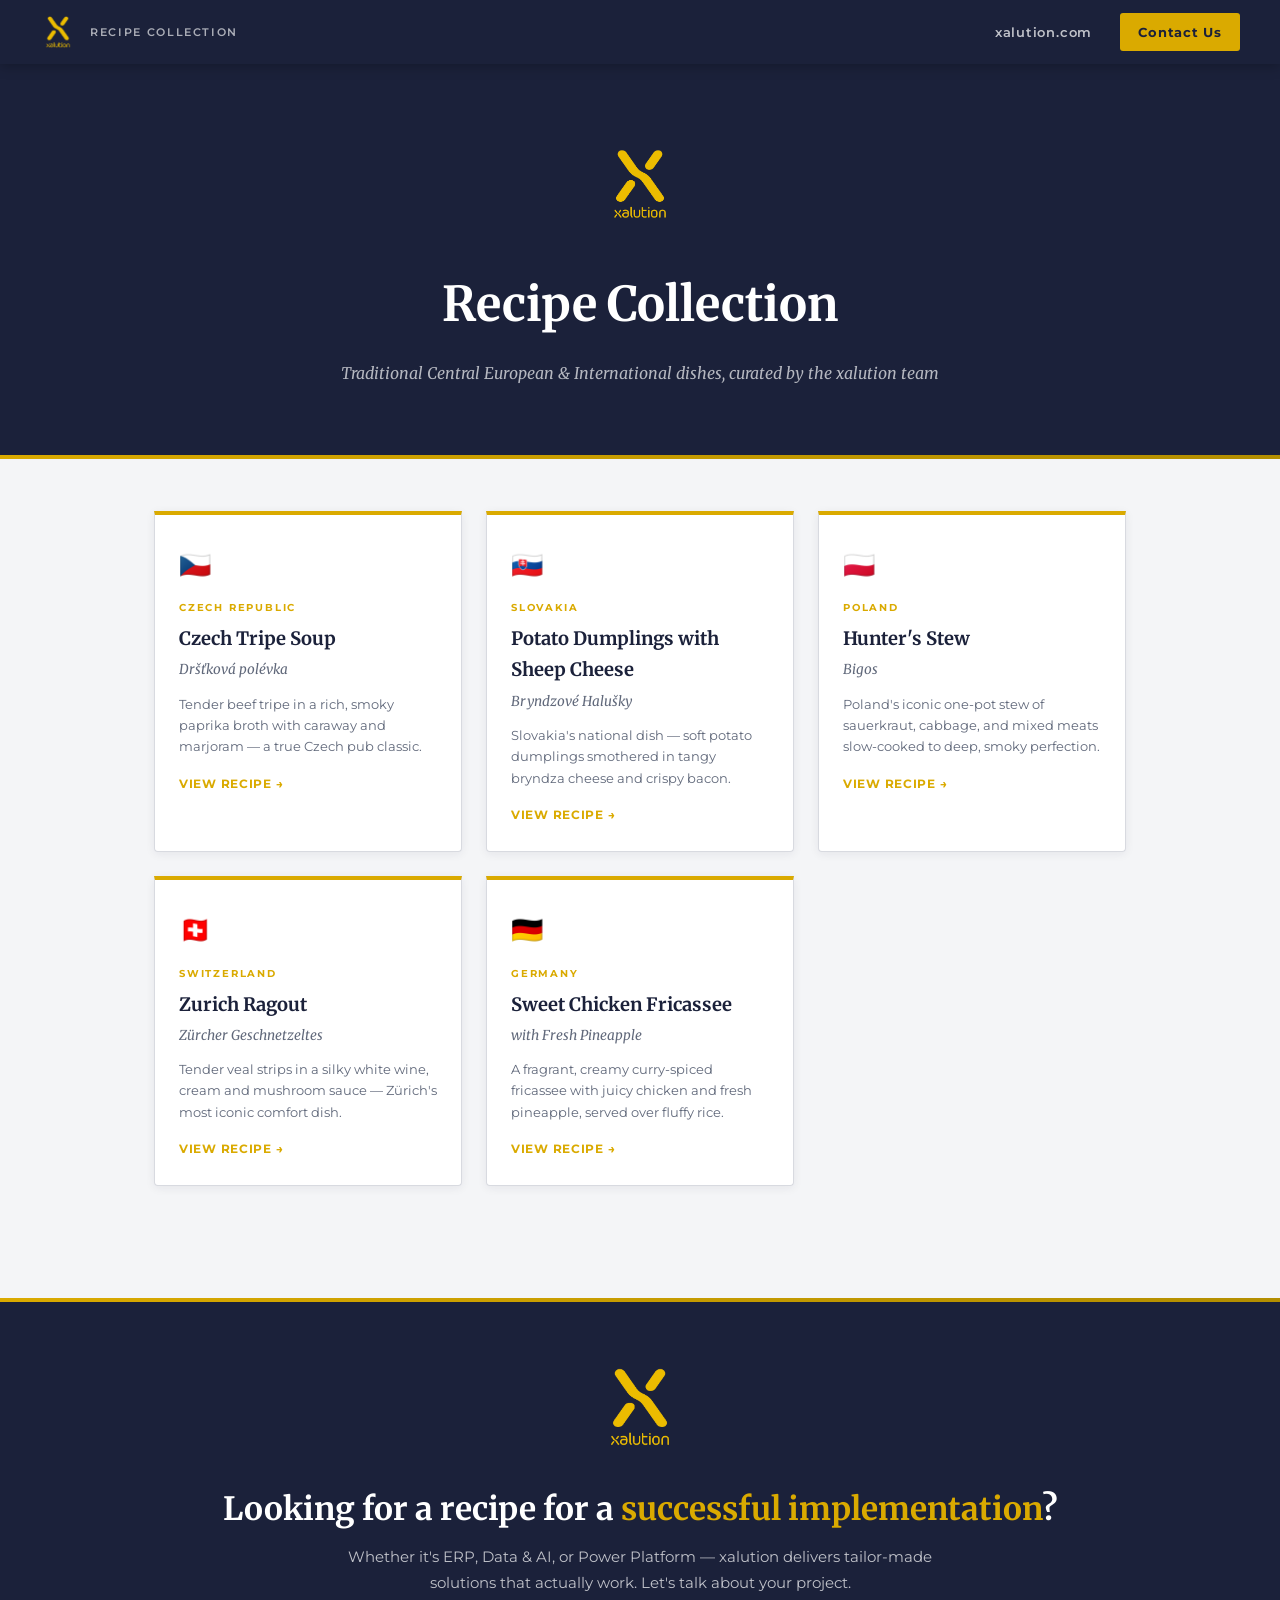
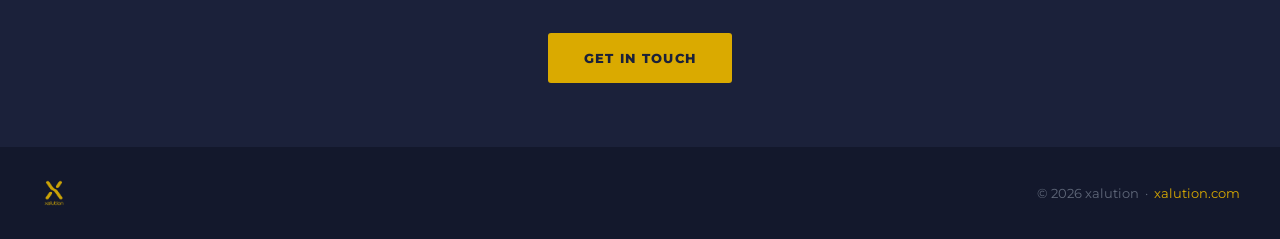
<file: index.html>
<!DOCTYPE html>
<html lang="en">
<head>
  <meta charset="UTF-8">
  <meta name="viewport" content="width=device-width, initial-scale=1.0">
  <title>Recipe Collection – xalution</title>
  <link rel="stylesheet" href="style.css">
  <style>
    .index-hero {
      background: var(--night);
      color: var(--white);
      padding: 80px 40px 72px;
      text-align: center;
      position: relative;
      overflow: hidden;
    }
    .index-hero::after {
      content: '';
      position: absolute;
      bottom: 0; left: 0; right: 0;
      height: 4px;
      background: linear-gradient(90deg, var(--gold), var(--gold-dark));
    }
    .index-hero img { height: 80px; margin-bottom: 32px; }
    .index-hero h1 {
      font-family: 'Merriweather', serif;
      font-size: clamp(1.8rem, 4vw, 3rem);
      margin-bottom: 14px;
    }
    .index-hero p {
      font-size: 1rem;
      color: var(--stone);
      opacity: 0.75;
      font-style: italic;
      font-family: 'Merriweather', serif;
    }
    .recipe-grid {
      max-width: 1020px;
      margin: 52px auto;
      padding: 0 24px 60px;
      display: grid;
      grid-template-columns: repeat(auto-fill, minmax(290px, 1fr));
      gap: 24px;
    }
    .recipe-card {
      background: var(--card-bg);
      border: 1px solid var(--border);
      border-top: 4px solid var(--gold);
      border-radius: 0 0 4px 4px;
      padding: 28px 24px 24px;
      text-decoration: none;
      color: var(--text);
      display: block;
      transition: transform 0.2s, box-shadow 0.2s;
      box-shadow: 0 2px 10px rgba(27,33,58,0.07);
    }
    .recipe-card:hover {
      transform: translateY(-4px);
      box-shadow: 0 10px 32px rgba(27,33,58,0.13);
    }
    .card-flag { font-size: 26px; margin-bottom: 12px; display: block; }
    .card-country {
      font-size: 10px;
      letter-spacing: 0.18em;
      text-transform: uppercase;
      color: var(--gold);
      font-weight: 700;
      margin-bottom: 7px;
    }
    .card-title {
      font-family: 'Merriweather', serif;
      font-size: 1.15rem;
      font-weight: 700;
      margin-bottom: 4px;
      color: var(--night);
    }
    .card-native {
      font-family: 'Merriweather', serif;
      font-style: italic;
      font-size: 0.85rem;
      color: var(--rock);
      margin-bottom: 12px;
    }
    .card-desc { font-size: 13px; color: var(--rock); line-height: 1.65; }
    .card-arrow {
      display: inline-block;
      margin-top: 16px;
      font-size: 12px;
      color: var(--gold);
      font-weight: 700;
      letter-spacing: 0.06em;
      text-transform: uppercase;
    }
    @media (max-width: 600px) {
      .index-hero { padding: 52px 20px; }
      .recipe-grid { padding: 0 16px 48px; }
    }
  </style>
</head>
<body>

<div class="topbar">
  <a href="index.html" class="topbar-logo">
    <img src="xalution_logo.png" alt="xalution">
    <span class="topbar-logo-text">Recipe Collection</span>
  </a>
  <div class="topbar-nav">
    <a href="https://www.xalution.com" class="nav-link" target="_blank">xalution.com</a>
    <a href="#" class="cta-btn" onclick="openModal(); return false;">Contact Us</a>
  </div>
</div>

<div class="index-hero">
  <img src="xalution_logo.png" alt="xalution logo">
  <h1>Recipe Collection</h1>
  <p>Traditional Central European &amp; International dishes, curated by the xalution team</p>
</div>

<div class="recipe-grid">

  <a href="drstkova.html" class="recipe-card">
    <span class="card-flag">🇨🇿</span>
    <div class="card-country">Czech Republic</div>
    <div class="card-title">Czech Tripe Soup</div>
    <div class="card-native">Dršťková polévka</div>
    <div class="card-desc">Tender beef tripe in a rich, smoky paprika broth with caraway and marjoram — a true Czech pub classic.</div>
    <span class="card-arrow">View Recipe →</span>
  </a>

  <a href="halusky.html" class="recipe-card">
    <span class="card-flag">🇸🇰</span>
    <div class="card-country">Slovakia</div>
    <div class="card-title">Potato Dumplings with Sheep Cheese</div>
    <div class="card-native">Bryndzové Halušky</div>
    <div class="card-desc">Slovakia's national dish — soft potato dumplings smothered in tangy bryndza cheese and crispy bacon.</div>
    <span class="card-arrow">View Recipe →</span>
  </a>

  <a href="bigos.html" class="recipe-card">
    <span class="card-flag">🇵🇱</span>
    <div class="card-country">Poland</div>
    <div class="card-title">Hunter's Stew</div>
    <div class="card-native">Bigos</div>
    <div class="card-desc">Poland's iconic one-pot stew of sauerkraut, cabbage, and mixed meats slow-cooked to deep, smoky perfection.</div>
    <span class="card-arrow">View Recipe →</span>
  </a>

  <a href="geschnetzeltes.html" class="recipe-card">
    <span class="card-flag">🇨🇭</span>
    <div class="card-country">Switzerland</div>
    <div class="card-title">Zurich Ragout</div>
    <div class="card-native">Zürcher Geschnetzeltes</div>
    <div class="card-desc">Tender veal strips in a silky white wine, cream and mushroom sauce — Zürich's most iconic comfort dish.</div>
    <span class="card-arrow">View Recipe →</span>
  </a>

  <a href="fricassee.html" class="recipe-card">
    <span class="card-flag">🇩🇪</span>
    <div class="card-country">Germany</div>
    <div class="card-title">Sweet Chicken Fricassee</div>
    <div class="card-native">with Fresh Pineapple</div>
    <div class="card-desc">A fragrant, creamy curry-spiced fricassee with juicy chicken and fresh pineapple, served over fluffy rice.</div>
    <span class="card-arrow">View Recipe →</span>
  </a>

</div>

<div class="xalution-banner">
  <img src="xalution_logo.png" alt="xalution" class="banner-logo">
  <h2>Looking for a recipe for a <span>successful implementation</span>?</h2>
  <p>Whether it's ERP, Data &amp; AI, or Power Platform — xalution delivers tailor-made solutions that actually work. Let's talk about your project.</p>
  <a href="#" class="banner-contact-btn" onclick="openModal(); return false;">Get in Touch</a>
</div>

<footer>
  <img src="xalution_logo.png" alt="xalution">
  <span class="footer-right">© 2026 xalution &nbsp;·&nbsp; <a href="https://www.xalution.com" target="_blank">xalution.com</a></span>
</footer>

<!-- CONTACT MODAL -->
<div class="modal-overlay" id="contactModal">
  <div class="modal">
    <button class="modal-close" onclick="closeModal()">×</button>
    <div id="formArea">
      <h3>Let's Talk</h3>
      <p class="modal-sub">Tell us about your project — ERP, Data &amp; AI, Power Platform or anything else. We'll get back to you promptly.</p>
      <div class="form-group">
        <label>Your Name</label>
        <input type="text" id="fname" placeholder="Jane Doe">
      </div>
      <div class="form-group">
        <label>Email Address</label>
        <input type="email" id="femail" placeholder="jane@company.com">
      </div>
      <div class="form-group">
        <label>Topic</label>
        <select id="ftopic">
          <option value="ERP Implementation">ERP Implementation</option>
          <option value="Data &amp; AI Solutions">Data &amp; AI Solutions</option>
          <option value="Power Platform">Power Platform</option>
          <option value="Other">Other</option>
        </select>
      </div>
      <div class="form-group">
        <label>Message</label>
        <textarea id="fmessage" placeholder="Tell us about your project..."></textarea>
      </div>
      <button class="form-submit" onclick="sendForm()">Send Message</button>
      <p id="formError" style="color:#c0392b;font-size:13px;margin-top:10px;display:none;">Please fill in all fields.</p>
    </div>
    <div class="form-success" id="formSuccess">
      <div class="check">✅</div>
      <h4>Message sent!</h4>
      <p>Thank you — we'll be in touch shortly at your email address.</p>
    </div>
  </div>
</div>
<script>
function openModal() {
  document.getElementById('contactModal').classList.add('open');
  document.body.style.overflow = 'hidden';
}
function closeModal() {
  document.getElementById('contactModal').classList.remove('open');
  document.body.style.overflow = '';
  document.getElementById('formArea').style.display = 'block';
  document.getElementById('formSuccess').style.display = 'none';
  document.getElementById('formError').style.display = 'none';
}
document.getElementById('contactModal').addEventListener('click', function(e) {
  if (e.target === this) closeModal();
});
async function sendForm() {
  const name    = document.getElementById('fname').value.trim();
  const email   = document.getElementById('femail').value.trim();
  const topic   = document.getElementById('ftopic').value;
  const message = document.getElementById('fmessage').value.trim();
  const errEl   = document.getElementById('formError');
  if (!name || !email || !message) { errEl.style.display = 'block'; return; }
  errEl.style.display = 'none';
  const btn = document.querySelector('.form-submit');
  btn.textContent = 'Sending…';
  btn.disabled = true;
  try {
    const res = await fetch('https://formspree.io/f/mnjrpooe', {
      method: 'POST',
      headers: { 'Content-Type': 'application/json', 'Accept': 'application/json' },
      body: JSON.stringify({ name, email, topic, message })
    });
    if (res.ok) {
      document.getElementById('formArea').style.display = 'none';
      document.getElementById('formSuccess').style.display = 'block';
    } else {
      throw new Error('Server error');
    }
  } catch(e) {
    btn.textContent = 'Send Message';
    btn.disabled = false;
    errEl.textContent = 'Something went wrong — please try again.';
    errEl.style.display = 'block';
  }
}
</script>
</body>
</html>
</file>
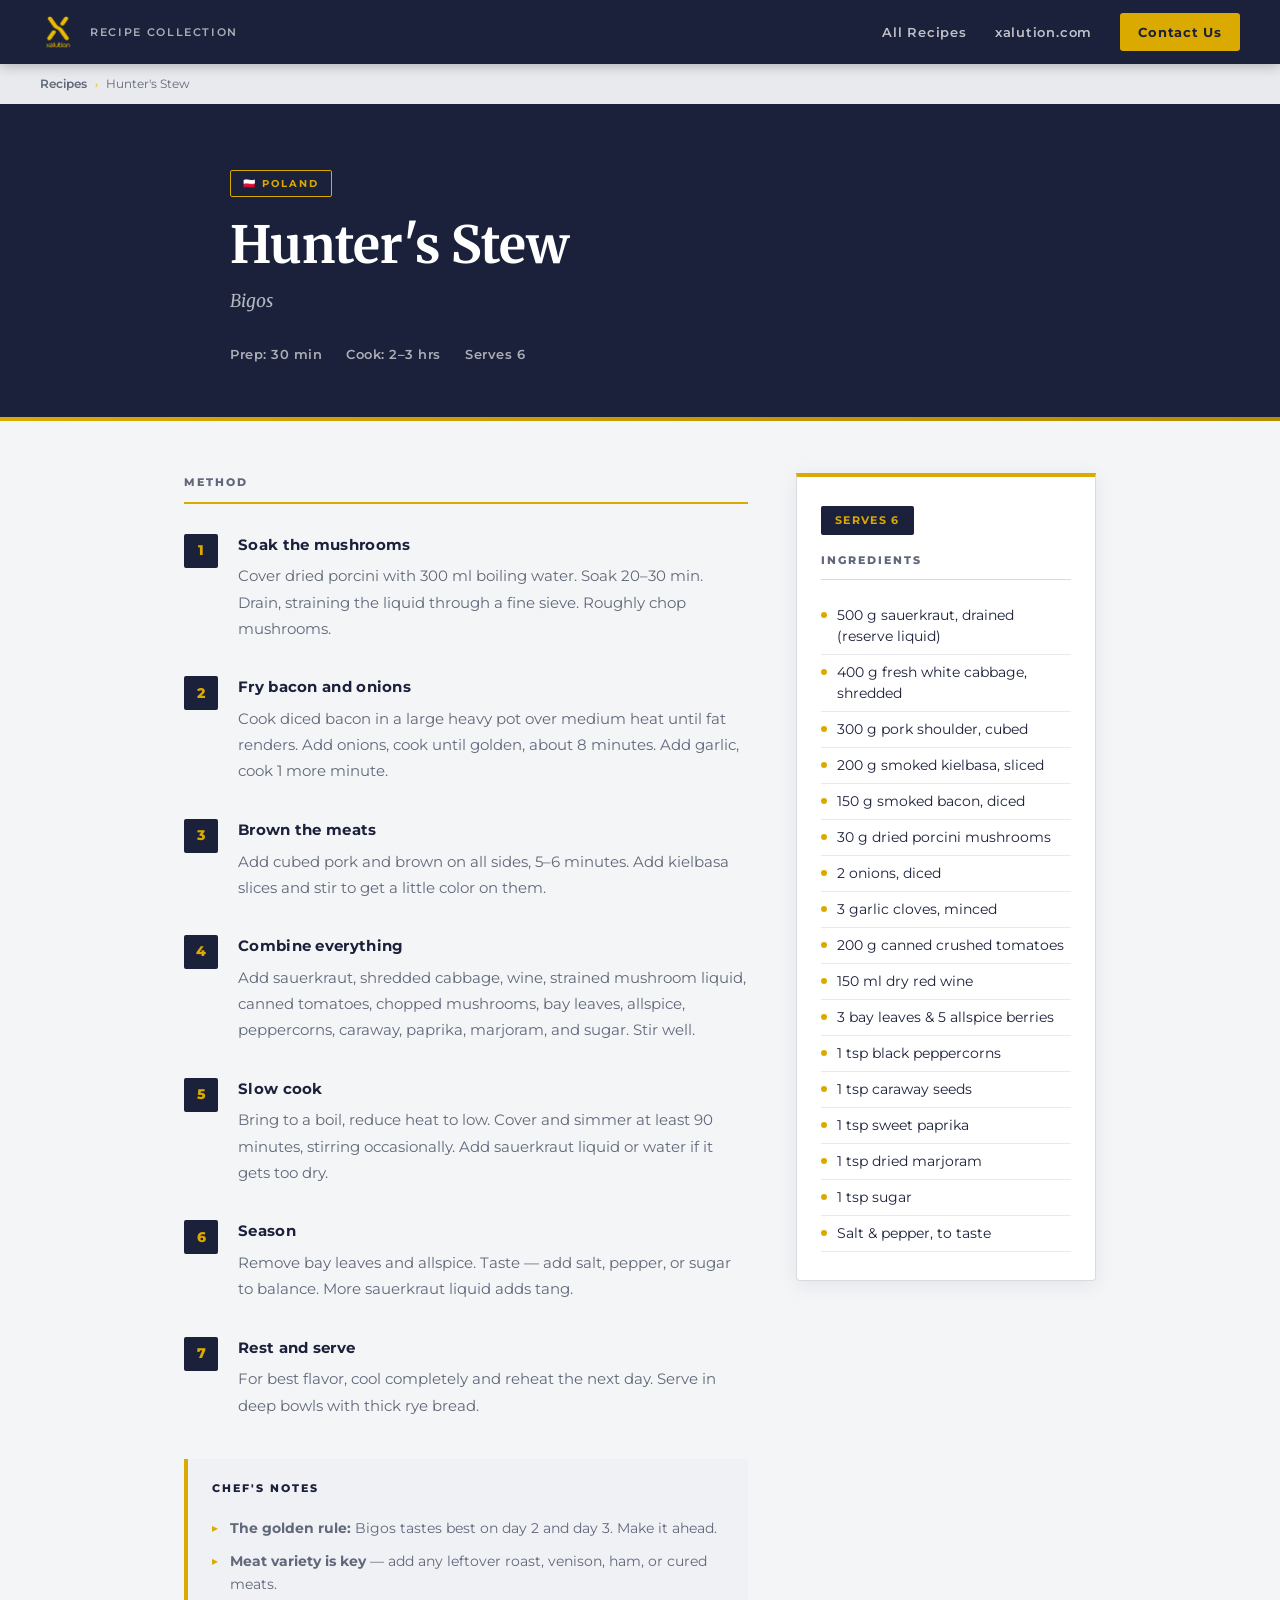
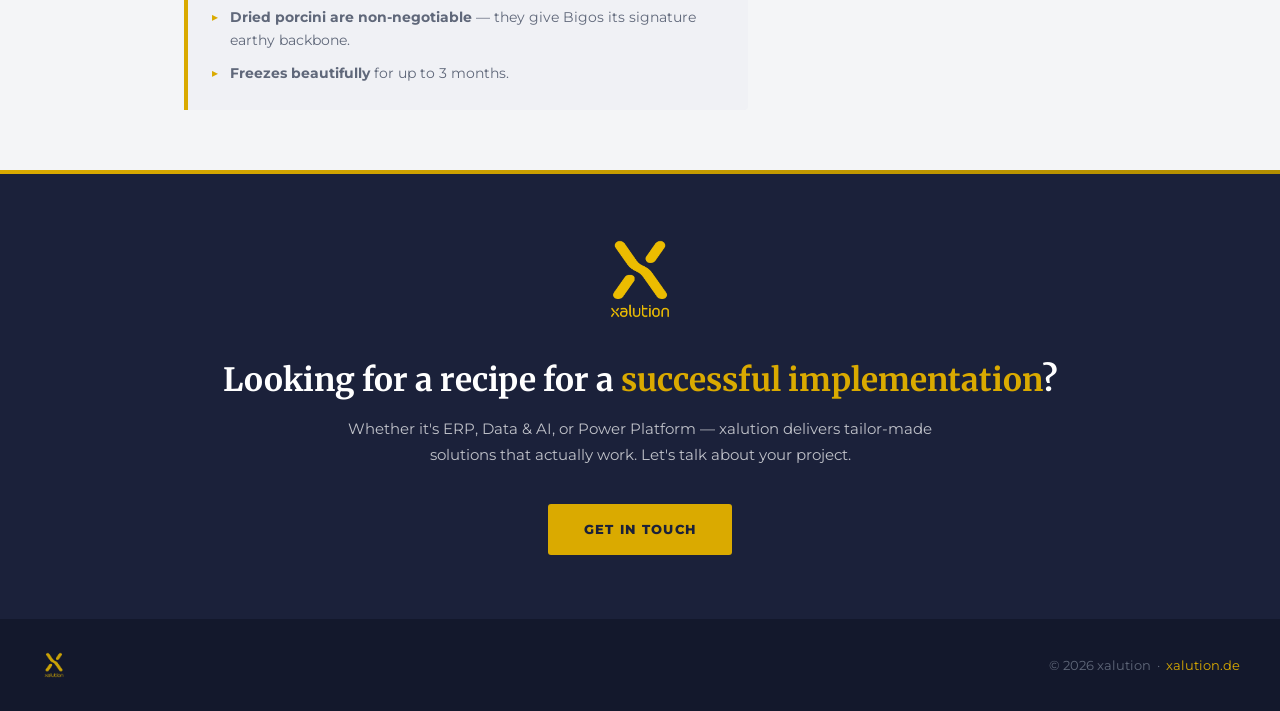
<file: bigos.html>
<!DOCTYPE html>
<html lang="en">
<head>
  <meta charset="UTF-8"><meta name="viewport" content="width=device-width, initial-scale=1.0">
  <title>Hunter's Stew – xalution Recipe Collection</title>
  <link rel="stylesheet" href="style.css">
</head>
<body>
<div class="topbar">
  <a href="index.html" class="topbar-logo"><img src="xalution_logo.png" alt="xalution"><span class="topbar-logo-text">Recipe Collection</span></a>
  <div class="topbar-nav">
    <a href="index.html" class="nav-link">All Recipes</a>
    <a href="https://www.xalution.com" class="nav-link" target="_blank">xalution.com</a>
    <a href="#" class="cta-btn" onclick="openModal(); return false;">Contact Us</a>
  </div>
</div>
<div class="breadcrumb"><a href="index.html">Recipes</a><span class="sep">›</span><span>Hunter's Stew</span></div>
<div class="hero"><div class="hero-inner">
  <div class="hero-tag">🇵🇱 Poland</div>
  <h1>Hunter's Stew</h1>
  <p class="subtitle">Bigos</p>
  <div class="hero-meta">
    <span>Prep: 30 min</span><span>Cook: 2–3 hrs</span><span>Serves 6</span>
  </div>
</div></div>
<main>
  <div class="instructions"><h2>Method</h2>
    <div class="step"><div class="step-num">1</div><div class="step-body"><h3>Soak the mushrooms</h3><p>Cover dried porcini with 300 ml boiling water. Soak 20–30 min. Drain, straining the liquid through a fine sieve. Roughly chop mushrooms.</p></div></div>
    <div class="step"><div class="step-num">2</div><div class="step-body"><h3>Fry bacon and onions</h3><p>Cook diced bacon in a large heavy pot over medium heat until fat renders. Add onions, cook until golden, about 8 minutes. Add garlic, cook 1 more minute.</p></div></div>
    <div class="step"><div class="step-num">3</div><div class="step-body"><h3>Brown the meats</h3><p>Add cubed pork and brown on all sides, 5–6 minutes. Add kielbasa slices and stir to get a little color on them.</p></div></div>
    <div class="step"><div class="step-num">4</div><div class="step-body"><h3>Combine everything</h3><p>Add sauerkraut, shredded cabbage, wine, strained mushroom liquid, canned tomatoes, chopped mushrooms, bay leaves, allspice, peppercorns, caraway, paprika, marjoram, and sugar. Stir well.</p></div></div>
    <div class="step"><div class="step-num">5</div><div class="step-body"><h3>Slow cook</h3><p>Bring to a boil, reduce heat to low. Cover and simmer at least 90 minutes, stirring occasionally. Add sauerkraut liquid or water if it gets too dry.</p></div></div>
    <div class="step"><div class="step-num">6</div><div class="step-body"><h3>Season</h3><p>Remove bay leaves and allspice. Taste — add salt, pepper, or sugar to balance. More sauerkraut liquid adds tang.</p></div></div>
    <div class="step"><div class="step-num">7</div><div class="step-body"><h3>Rest and serve</h3><p>For best flavor, cool completely and reheat the next day. Serve in deep bowls with thick rye bread.</p></div></div>
    <div class="notes"><h3>Chef's Notes</h3><ul>
      <li><strong>The golden rule:</strong> Bigos tastes best on day 2 and day 3. Make it ahead.</li>
      <li><strong>Meat variety is key</strong> — add any leftover roast, venison, ham, or cured meats.</li>
      <li><strong>Dried porcini are non-negotiable</strong> — they give Bigos its signature earthy backbone.</li>
      <li><strong>Freezes beautifully</strong> for up to 3 months.</li>
    </ul></div>
  </div>
  <aside><div class="ingredients-card">
    <div class="serves-badge">Serves 6</div><h2>Ingredients</h2>
    <ul>
        <li>500 g sauerkraut, drained (reserve liquid)</li>
        <li>400 g fresh white cabbage, shredded</li>
        <li>300 g pork shoulder, cubed</li>
        <li>200 g smoked kielbasa, sliced</li>
        <li>150 g smoked bacon, diced</li>
        <li>30 g dried porcini mushrooms</li>
        <li>2 onions, diced</li>
        <li>3 garlic cloves, minced</li>
        <li>200 g canned crushed tomatoes</li>
        <li>150 ml dry red wine</li>
        <li>3 bay leaves &amp; 5 allspice berries</li>
        <li>1 tsp black peppercorns</li>
        <li>1 tsp caraway seeds</li>
        <li>1 tsp sweet paprika</li>
        <li>1 tsp dried marjoram</li>
        <li>1 tsp sugar</li>
        <li>Salt &amp; pepper, to taste</li>
    </ul>
  </div></aside>
</main>
<div class="xalution-banner">
  <img src="xalution_logo.png" alt="xalution" class="banner-logo">
  <h2>Looking for a recipe for a <span>successful implementation</span>?</h2>
  <p>Whether it's ERP, Data &amp; AI, or Power Platform — xalution delivers tailor-made solutions that actually work. Let's talk about your project.</p>
  <a href="#" class="banner-contact-btn" onclick="openModal(); return false;">Get in Touch</a>
</div>

<footer>
  <img src="xalution_logo.png" alt="xalution">
  <span class="footer-right">© 2026 xalution &nbsp;·&nbsp; <a href="https://www.xalution.de" target="_blank">xalution.de</a></span>
</footer>

<div class="modal-overlay" id="contactModal">
  <div class="modal">
    <button class="modal-close" onclick="closeModal()">×</button>
    <div id="formArea">
      <h3>Let's Talk</h3>
      <p class="modal-sub">Tell us about your project — ERP, Data &amp; AI, Power Platform or anything else. We'll get back to you promptly.</p>
      <div class="form-group">
        <label>Your Name</label>
        <input type="text" id="fname" placeholder="Jane Doe">
      </div>
      <div class="form-group">
        <label>Email Address</label>
        <input type="email" id="femail" placeholder="jane@company.com">
      </div>
      <div class="form-group">
        <label>Topic</label>
        <select id="ftopic">
          <option value="ERP Implementation">ERP Implementation</option>
          <option value="Data &amp; AI Solutions">Data &amp; AI Solutions</option>
          <option value="Power Platform">Power Platform</option>
          <option value="Other">Other</option>
        </select>
      </div>
      <div class="form-group">
        <label>Message</label>
        <textarea id="fmessage" placeholder="Tell us about your project..."></textarea>
      </div>
      <button class="form-submit" onclick="sendForm()">Send Message</button>
      <p id="formError" style="color:#c0392b;font-size:13px;margin-top:10px;display:none;">Please fill in all fields.</p>
    </div>
    <div class="form-success" id="formSuccess">
      <div class="check">✅</div>
      <h4>Message sent!</h4>
      <p>Thank you — we'll be in touch shortly at your email address.</p>
    </div>
  </div>
</div>
<script>
function openModal() {
  document.getElementById('contactModal').classList.add('open');
  document.body.style.overflow = 'hidden';
}
function closeModal() {
  document.getElementById('contactModal').classList.remove('open');
  document.body.style.overflow = '';
  document.getElementById('formArea').style.display = 'block';
  document.getElementById('formSuccess').style.display = 'none';
  document.getElementById('formError').style.display = 'none';
}
document.getElementById('contactModal').addEventListener('click', function(e) {
  if (e.target === this) closeModal();
});
async function sendForm() {
  const name    = document.getElementById('fname').value.trim();
  const email   = document.getElementById('femail').value.trim();
  const topic   = document.getElementById('ftopic').value;
  const message = document.getElementById('fmessage').value.trim();
  const errEl   = document.getElementById('formError');
  if (!name || !email || !message) { errEl.style.display = 'block'; return; }
  errEl.style.display = 'none';
  const btn = document.querySelector('.form-submit');
  btn.textContent = 'Sending…';
  btn.disabled = true;
  try {
    const res = await fetch('https://formspree.io/f/mnjrpooe', {
      method: 'POST',
      headers: { 'Content-Type': 'application/json', 'Accept': 'application/json' },
      body: JSON.stringify({ name, email, topic, message })
    });
    if (res.ok) {
      document.getElementById('formArea').style.display = 'none';
      document.getElementById('formSuccess').style.display = 'block';
    } else {
      throw new Error('Server error');
    }
  } catch(e) {
    btn.textContent = 'Send Message';
    btn.disabled = false;
    errEl.textContent = 'Something went wrong — please try again.';
    errEl.style.display = 'block';
  }
}
</script>

</body></html>
</file>
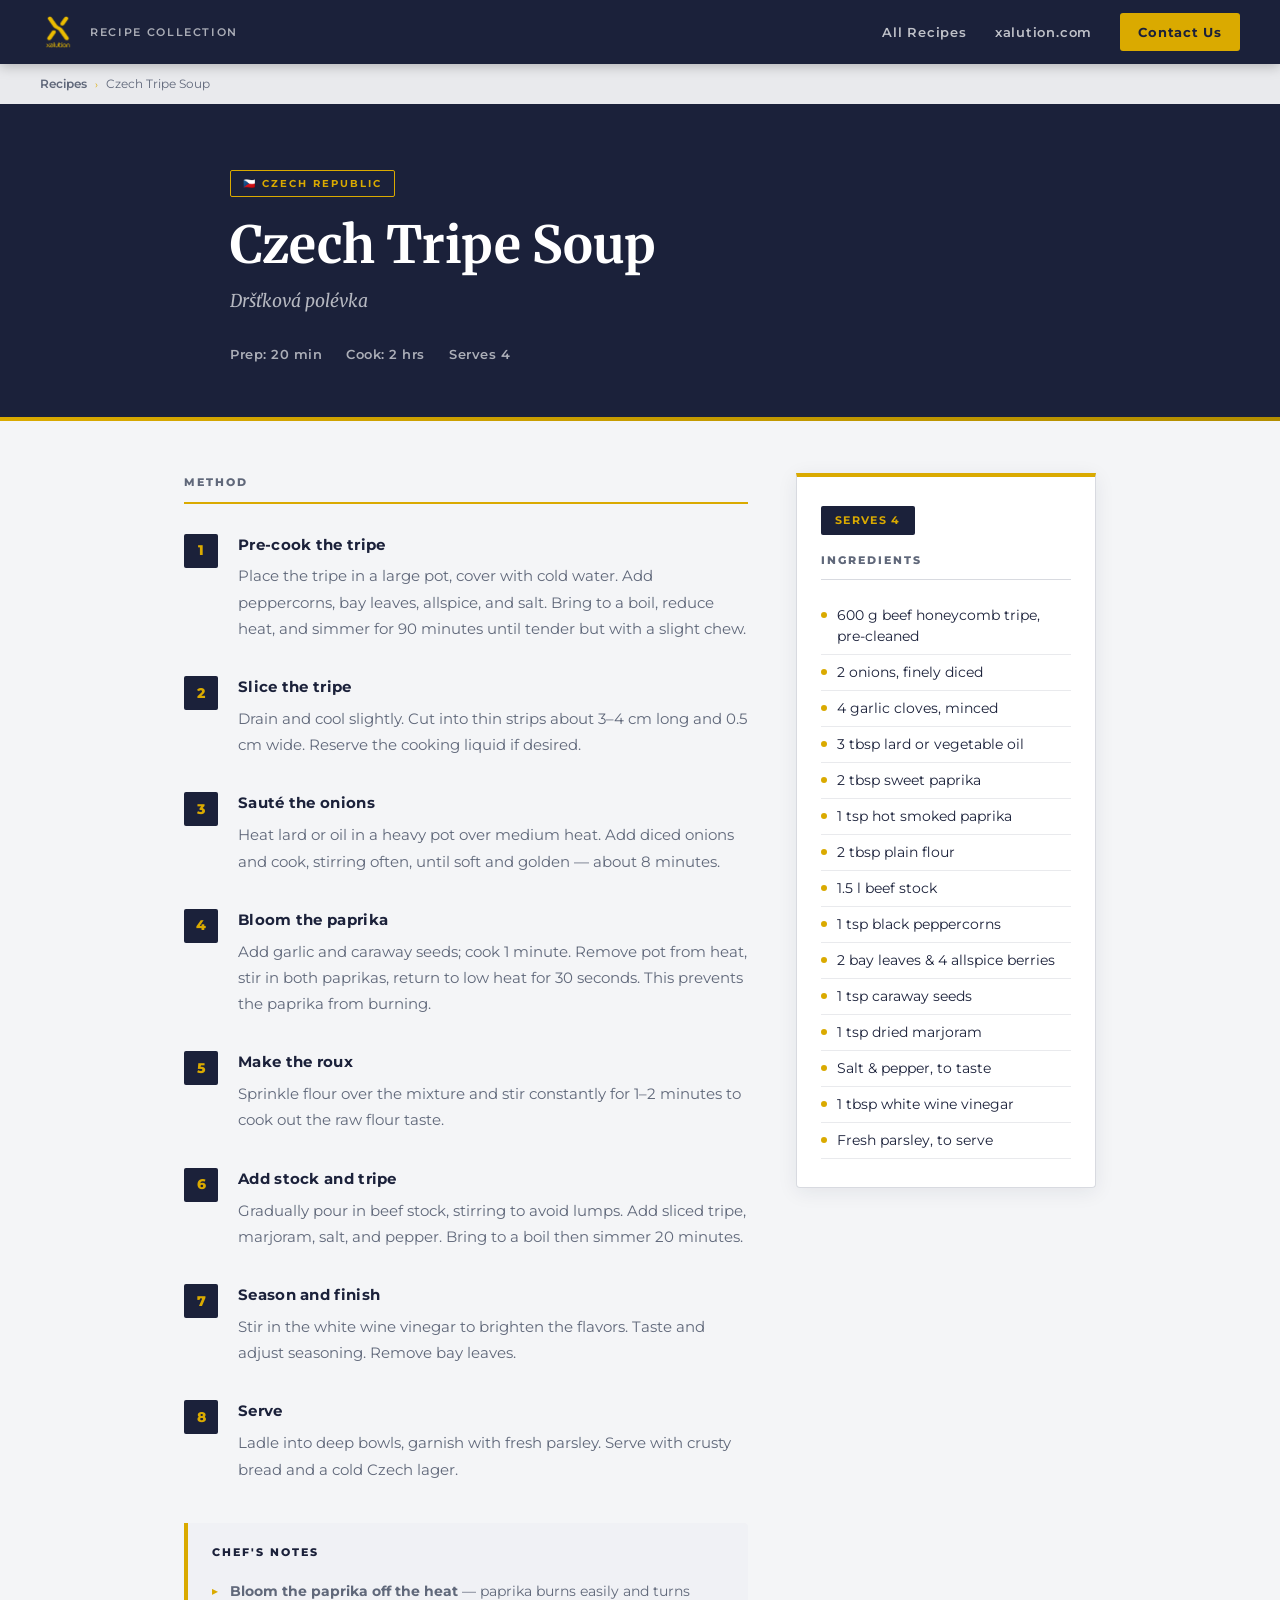
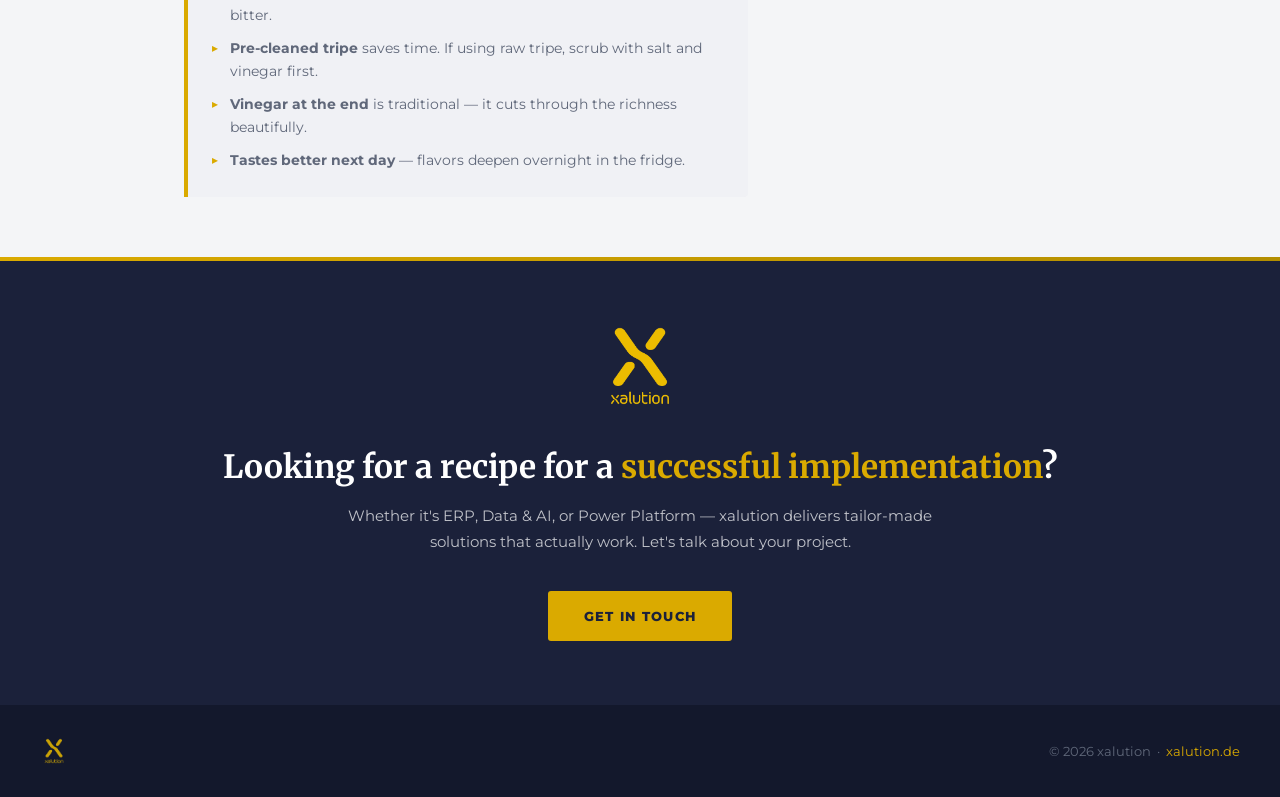
<file: drstkova.html>
<!DOCTYPE html>
<html lang="en">
<head>
  <meta charset="UTF-8"><meta name="viewport" content="width=device-width, initial-scale=1.0">
  <title>Czech Tripe Soup – xalution Recipe Collection</title>
  <link rel="stylesheet" href="style.css">
</head>
<body>
<div class="topbar">
  <a href="index.html" class="topbar-logo"><img src="xalution_logo.png" alt="xalution"><span class="topbar-logo-text">Recipe Collection</span></a>
  <div class="topbar-nav">
    <a href="index.html" class="nav-link">All Recipes</a>
    <a href="https://www.xalution.com" class="nav-link" target="_blank">xalution.com</a>
    <a href="#" class="cta-btn" onclick="openModal(); return false;">Contact Us</a>
  </div>
</div>
<div class="breadcrumb"><a href="index.html">Recipes</a><span class="sep">›</span><span>Czech Tripe Soup</span></div>
<div class="hero"><div class="hero-inner">
  <div class="hero-tag">🇨🇿 Czech Republic</div>
  <h1>Czech Tripe Soup</h1>
  <p class="subtitle">Dršťková polévka</p>
  <div class="hero-meta">
    <span>Prep: 20 min</span><span>Cook: 2 hrs</span><span>Serves 4</span>
  </div>
</div></div>
<main>
  <div class="instructions"><h2>Method</h2>
    <div class="step"><div class="step-num">1</div><div class="step-body"><h3>Pre-cook the tripe</h3><p>Place the tripe in a large pot, cover with cold water. Add peppercorns, bay leaves, allspice, and salt. Bring to a boil, reduce heat, and simmer for 90 minutes until tender but with a slight chew.</p></div></div>
    <div class="step"><div class="step-num">2</div><div class="step-body"><h3>Slice the tripe</h3><p>Drain and cool slightly. Cut into thin strips about 3–4 cm long and 0.5 cm wide. Reserve the cooking liquid if desired.</p></div></div>
    <div class="step"><div class="step-num">3</div><div class="step-body"><h3>Sauté the onions</h3><p>Heat lard or oil in a heavy pot over medium heat. Add diced onions and cook, stirring often, until soft and golden — about 8 minutes.</p></div></div>
    <div class="step"><div class="step-num">4</div><div class="step-body"><h3>Bloom the paprika</h3><p>Add garlic and caraway seeds; cook 1 minute. Remove pot from heat, stir in both paprikas, return to low heat for 30 seconds. This prevents the paprika from burning.</p></div></div>
    <div class="step"><div class="step-num">5</div><div class="step-body"><h3>Make the roux</h3><p>Sprinkle flour over the mixture and stir constantly for 1–2 minutes to cook out the raw flour taste.</p></div></div>
    <div class="step"><div class="step-num">6</div><div class="step-body"><h3>Add stock and tripe</h3><p>Gradually pour in beef stock, stirring to avoid lumps. Add sliced tripe, marjoram, salt, and pepper. Bring to a boil then simmer 20 minutes.</p></div></div>
    <div class="step"><div class="step-num">7</div><div class="step-body"><h3>Season and finish</h3><p>Stir in the white wine vinegar to brighten the flavors. Taste and adjust seasoning. Remove bay leaves.</p></div></div>
    <div class="step"><div class="step-num">8</div><div class="step-body"><h3>Serve</h3><p>Ladle into deep bowls, garnish with fresh parsley. Serve with crusty bread and a cold Czech lager.</p></div></div>
    <div class="notes"><h3>Chef's Notes</h3><ul>
      <li><strong>Bloom the paprika off the heat</strong> — paprika burns easily and turns bitter.</li>
      <li><strong>Pre-cleaned tripe</strong> saves time. If using raw tripe, scrub with salt and vinegar first.</li>
      <li><strong>Vinegar at the end</strong> is traditional — it cuts through the richness beautifully.</li>
      <li><strong>Tastes better next day</strong> — flavors deepen overnight in the fridge.</li>
    </ul></div>
  </div>
  <aside><div class="ingredients-card">
    <div class="serves-badge">Serves 4</div><h2>Ingredients</h2>
    <ul>
        <li>600 g beef honeycomb tripe, pre-cleaned</li>
        <li>2 onions, finely diced</li>
        <li>4 garlic cloves, minced</li>
        <li>3 tbsp lard or vegetable oil</li>
        <li>2 tbsp sweet paprika</li>
        <li>1 tsp hot smoked paprika</li>
        <li>2 tbsp plain flour</li>
        <li>1.5 l beef stock</li>
        <li>1 tsp black peppercorns</li>
        <li>2 bay leaves &amp; 4 allspice berries</li>
        <li>1 tsp caraway seeds</li>
        <li>1 tsp dried marjoram</li>
        <li>Salt &amp; pepper, to taste</li>
        <li>1 tbsp white wine vinegar</li>
        <li>Fresh parsley, to serve</li>
    </ul>
  </div></aside>
</main>
<div class="xalution-banner">
  <img src="xalution_logo.png" alt="xalution" class="banner-logo">
  <h2>Looking for a recipe for a <span>successful implementation</span>?</h2>
  <p>Whether it's ERP, Data &amp; AI, or Power Platform — xalution delivers tailor-made solutions that actually work. Let's talk about your project.</p>
  <a href="#" class="banner-contact-btn" onclick="openModal(); return false;">Get in Touch</a>
</div>

<footer>
  <img src="xalution_logo.png" alt="xalution">
  <span class="footer-right">© 2026 xalution &nbsp;·&nbsp; <a href="https://www.xalution.de" target="_blank">xalution.de</a></span>
</footer>

<div class="modal-overlay" id="contactModal">
  <div class="modal">
    <button class="modal-close" onclick="closeModal()">×</button>
    <div id="formArea">
      <h3>Let's Talk</h3>
      <p class="modal-sub">Tell us about your project — ERP, Data &amp; AI, Power Platform or anything else. We'll get back to you promptly.</p>
      <div class="form-group">
        <label>Your Name</label>
        <input type="text" id="fname" placeholder="Jane Doe">
      </div>
      <div class="form-group">
        <label>Email Address</label>
        <input type="email" id="femail" placeholder="jane@company.com">
      </div>
      <div class="form-group">
        <label>Topic</label>
        <select id="ftopic">
          <option value="ERP Implementation">ERP Implementation</option>
          <option value="Data &amp; AI Solutions">Data &amp; AI Solutions</option>
          <option value="Power Platform">Power Platform</option>
          <option value="Other">Other</option>
        </select>
      </div>
      <div class="form-group">
        <label>Message</label>
        <textarea id="fmessage" placeholder="Tell us about your project..."></textarea>
      </div>
      <button class="form-submit" onclick="sendForm()">Send Message</button>
      <p id="formError" style="color:#c0392b;font-size:13px;margin-top:10px;display:none;">Please fill in all fields.</p>
    </div>
    <div class="form-success" id="formSuccess">
      <div class="check">✅</div>
      <h4>Message sent!</h4>
      <p>Thank you — we'll be in touch shortly at your email address.</p>
    </div>
  </div>
</div>
<script>
function openModal() {
  document.getElementById('contactModal').classList.add('open');
  document.body.style.overflow = 'hidden';
}
function closeModal() {
  document.getElementById('contactModal').classList.remove('open');
  document.body.style.overflow = '';
  document.getElementById('formArea').style.display = 'block';
  document.getElementById('formSuccess').style.display = 'none';
  document.getElementById('formError').style.display = 'none';
}
document.getElementById('contactModal').addEventListener('click', function(e) {
  if (e.target === this) closeModal();
});
async function sendForm() {
  const name    = document.getElementById('fname').value.trim();
  const email   = document.getElementById('femail').value.trim();
  const topic   = document.getElementById('ftopic').value;
  const message = document.getElementById('fmessage').value.trim();
  const errEl   = document.getElementById('formError');
  if (!name || !email || !message) { errEl.style.display = 'block'; return; }
  errEl.style.display = 'none';
  const btn = document.querySelector('.form-submit');
  btn.textContent = 'Sending…';
  btn.disabled = true;
  try {
    const res = await fetch('https://formspree.io/f/mnjrpooe', {
      method: 'POST',
      headers: { 'Content-Type': 'application/json', 'Accept': 'application/json' },
      body: JSON.stringify({ name, email, topic, message })
    });
    if (res.ok) {
      document.getElementById('formArea').style.display = 'none';
      document.getElementById('formSuccess').style.display = 'block';
    } else {
      throw new Error('Server error');
    }
  } catch(e) {
    btn.textContent = 'Send Message';
    btn.disabled = false;
    errEl.textContent = 'Something went wrong — please try again.';
    errEl.style.display = 'block';
  }
}
</script>

</body></html>
</file>
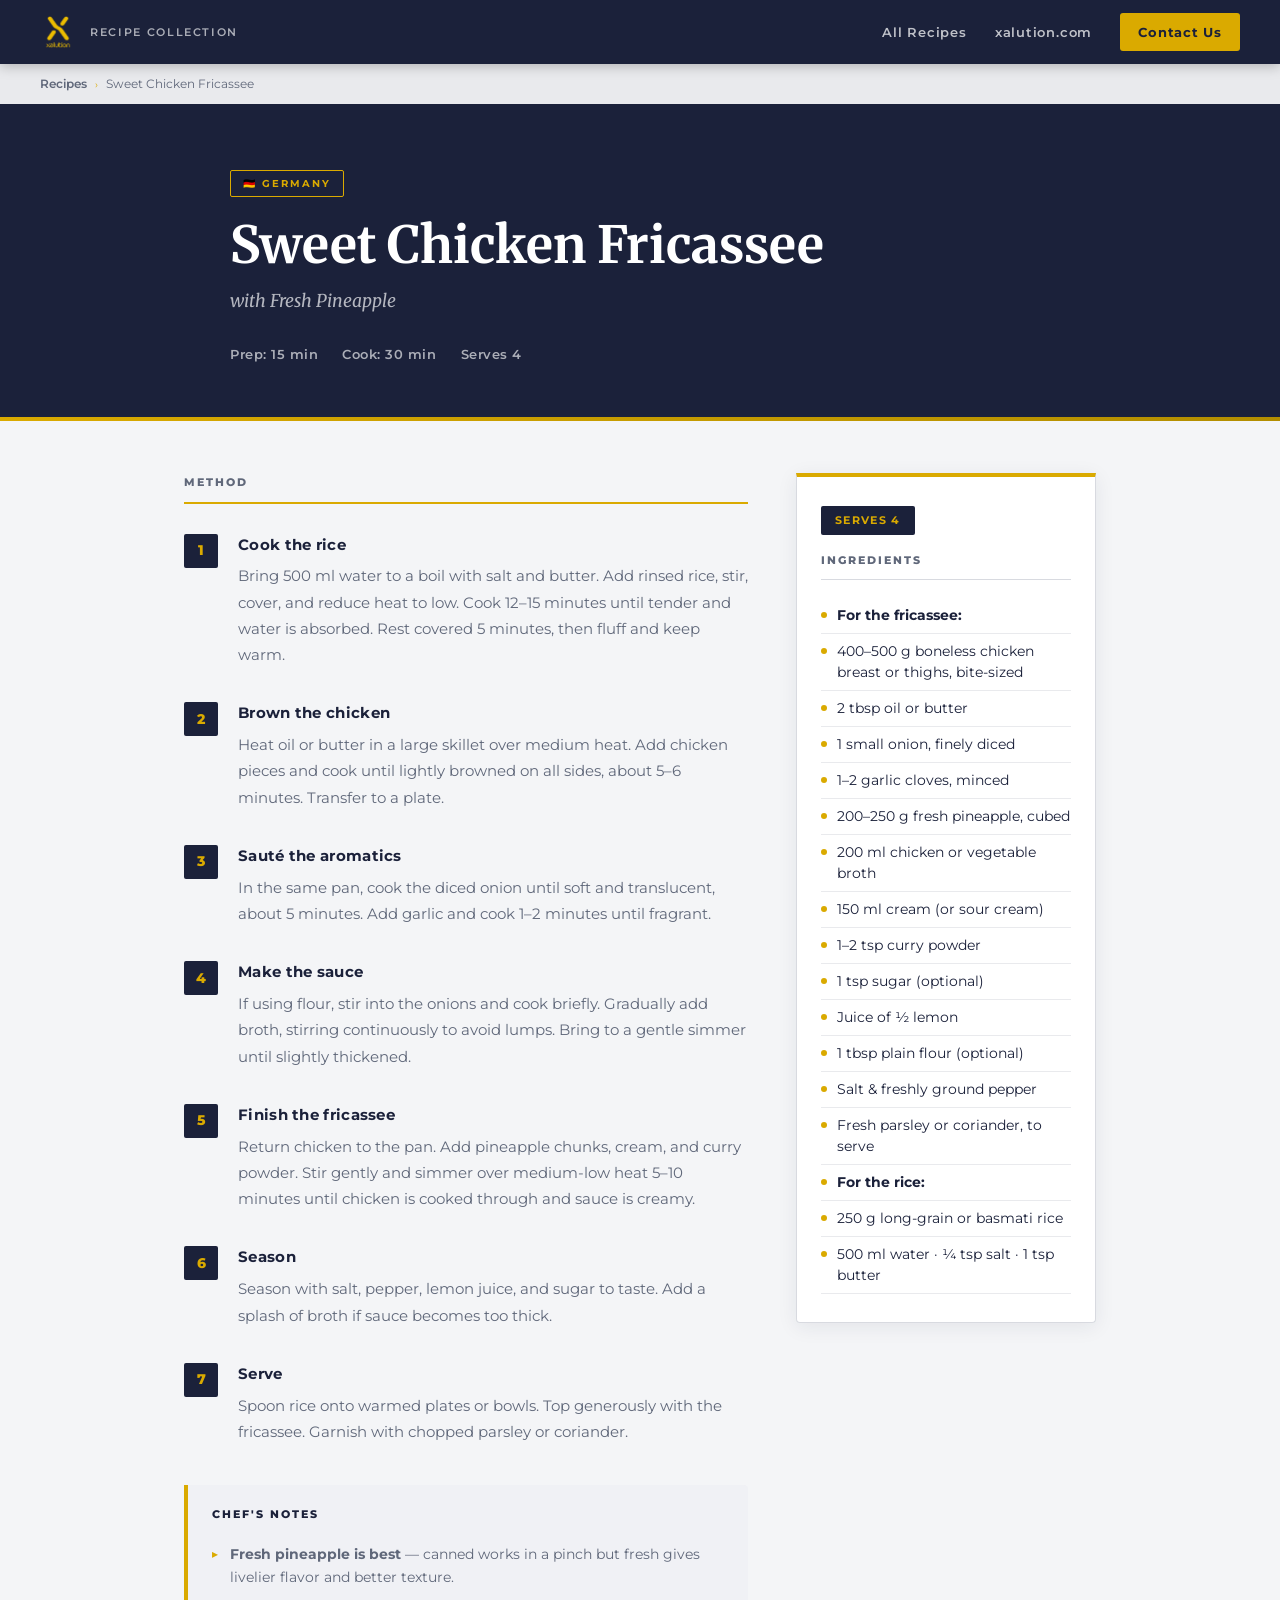
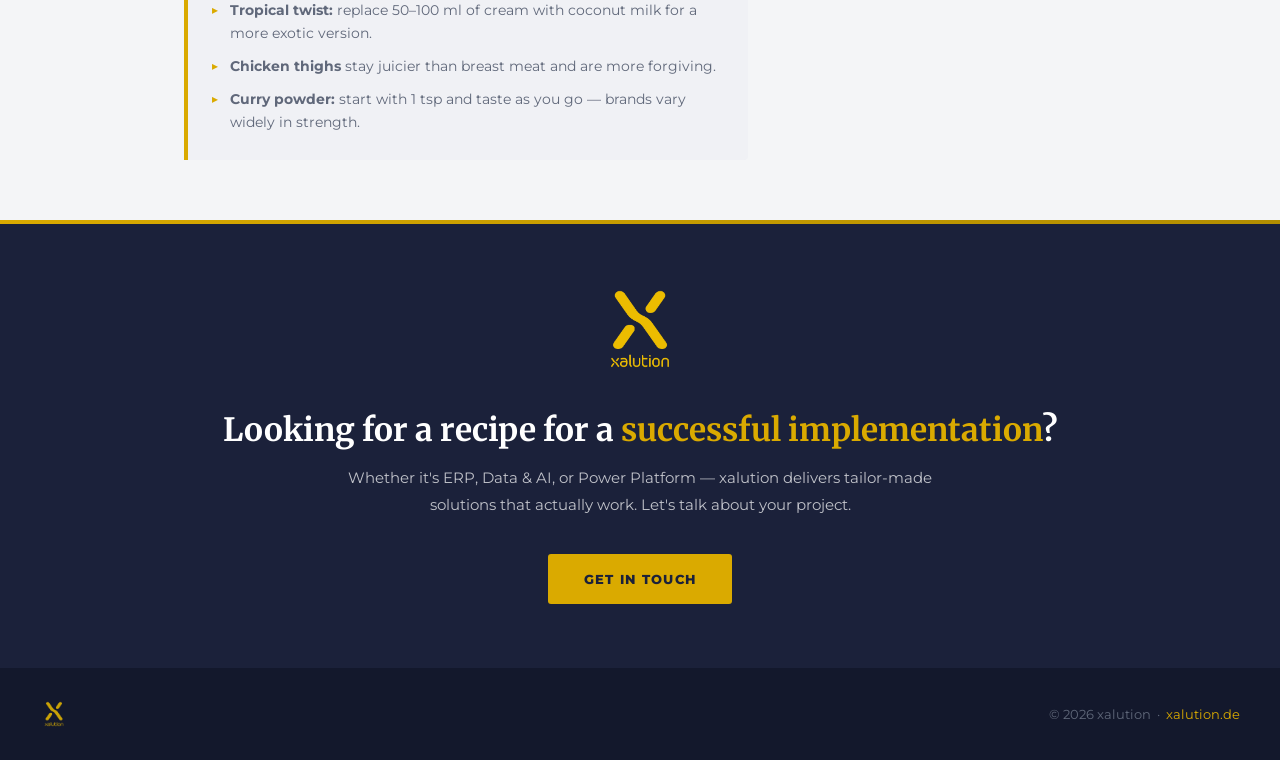
<file: fricassee.html>
<!DOCTYPE html>
<html lang="en">
<head>
  <meta charset="UTF-8"><meta name="viewport" content="width=device-width, initial-scale=1.0">
  <title>Sweet Chicken Fricassee – xalution Recipe Collection</title>
  <link rel="stylesheet" href="style.css">
</head>
<body>
<div class="topbar">
  <a href="index.html" class="topbar-logo"><img src="xalution_logo.png" alt="xalution"><span class="topbar-logo-text">Recipe Collection</span></a>
  <div class="topbar-nav">
    <a href="index.html" class="nav-link">All Recipes</a>
    <a href="https://www.xalution.com" class="nav-link" target="_blank">xalution.com</a>
    <a href="#" class="cta-btn" onclick="openModal(); return false;">Contact Us</a>
  </div>
</div>
<div class="breadcrumb"><a href="index.html">Recipes</a><span class="sep">›</span><span>Sweet Chicken Fricassee</span></div>
<div class="hero"><div class="hero-inner">
  <div class="hero-tag">🇩🇪 Germany</div>
  <h1>Sweet Chicken Fricassee</h1>
  <p class="subtitle">with Fresh Pineapple</p>
  <div class="hero-meta">
    <span>Prep: 15 min</span><span>Cook: 30 min</span><span>Serves 4</span>
  </div>
</div></div>
<main>
  <div class="instructions"><h2>Method</h2>
    <div class="step"><div class="step-num">1</div><div class="step-body"><h3>Cook the rice</h3><p>Bring 500 ml water to a boil with salt and butter. Add rinsed rice, stir, cover, and reduce heat to low. Cook 12–15 minutes until tender and water is absorbed. Rest covered 5 minutes, then fluff and keep warm.</p></div></div>
    <div class="step"><div class="step-num">2</div><div class="step-body"><h3>Brown the chicken</h3><p>Heat oil or butter in a large skillet over medium heat. Add chicken pieces and cook until lightly browned on all sides, about 5–6 minutes. Transfer to a plate.</p></div></div>
    <div class="step"><div class="step-num">3</div><div class="step-body"><h3>Sauté the aromatics</h3><p>In the same pan, cook the diced onion until soft and translucent, about 5 minutes. Add garlic and cook 1–2 minutes until fragrant.</p></div></div>
    <div class="step"><div class="step-num">4</div><div class="step-body"><h3>Make the sauce</h3><p>If using flour, stir into the onions and cook briefly. Gradually add broth, stirring continuously to avoid lumps. Bring to a gentle simmer until slightly thickened.</p></div></div>
    <div class="step"><div class="step-num">5</div><div class="step-body"><h3>Finish the fricassee</h3><p>Return chicken to the pan. Add pineapple chunks, cream, and curry powder. Stir gently and simmer over medium-low heat 5–10 minutes until chicken is cooked through and sauce is creamy.</p></div></div>
    <div class="step"><div class="step-num">6</div><div class="step-body"><h3>Season</h3><p>Season with salt, pepper, lemon juice, and sugar to taste. Add a splash of broth if sauce becomes too thick.</p></div></div>
    <div class="step"><div class="step-num">7</div><div class="step-body"><h3>Serve</h3><p>Spoon rice onto warmed plates or bowls. Top generously with the fricassee. Garnish with chopped parsley or coriander.</p></div></div>
    <div class="notes"><h3>Chef's Notes</h3><ul>
      <li><strong>Fresh pineapple is best</strong> — canned works in a pinch but fresh gives livelier flavor and better texture.</li>
      <li><strong>Tropical twist:</strong> replace 50–100 ml of cream with coconut milk for a more exotic version.</li>
      <li><strong>Chicken thighs</strong> stay juicier than breast meat and are more forgiving.</li>
      <li><strong>Curry powder:</strong> start with 1 tsp and taste as you go — brands vary widely in strength.</li>
    </ul></div>
  </div>
  <aside><div class="ingredients-card">
    <div class="serves-badge">Serves 4</div><h2>Ingredients</h2>
    <ul>
        <li><strong>For the fricassee:</strong></li>
        <li>400–500 g boneless chicken breast or thighs, bite-sized</li>
        <li>2 tbsp oil or butter</li>
        <li>1 small onion, finely diced</li>
        <li>1–2 garlic cloves, minced</li>
        <li>200–250 g fresh pineapple, cubed</li>
        <li>200 ml chicken or vegetable broth</li>
        <li>150 ml cream (or sour cream)</li>
        <li>1–2 tsp curry powder</li>
        <li>1 tsp sugar (optional)</li>
        <li>Juice of ½ lemon</li>
        <li>1 tbsp plain flour (optional)</li>
        <li>Salt &amp; freshly ground pepper</li>
        <li>Fresh parsley or coriander, to serve</li>
        <li><strong>For the rice:</strong></li>
        <li>250 g long-grain or basmati rice</li>
        <li>500 ml water · ¼ tsp salt · 1 tsp butter</li>
    </ul>
  </div></aside>
</main>
<div class="xalution-banner">
  <img src="xalution_logo.png" alt="xalution" class="banner-logo">
  <h2>Looking for a recipe for a <span>successful implementation</span>?</h2>
  <p>Whether it's ERP, Data &amp; AI, or Power Platform — xalution delivers tailor-made solutions that actually work. Let's talk about your project.</p>
  <a href="#" class="banner-contact-btn" onclick="openModal(); return false;">Get in Touch</a>
</div>

<footer>
  <img src="xalution_logo.png" alt="xalution">
  <span class="footer-right">© 2026 xalution &nbsp;·&nbsp; <a href="https://www.xalution.de" target="_blank">xalution.de</a></span>
</footer>

<div class="modal-overlay" id="contactModal">
  <div class="modal">
    <button class="modal-close" onclick="closeModal()">×</button>
    <div id="formArea">
      <h3>Let's Talk</h3>
      <p class="modal-sub">Tell us about your project — ERP, Data &amp; AI, Power Platform or anything else. We'll get back to you promptly.</p>
      <div class="form-group">
        <label>Your Name</label>
        <input type="text" id="fname" placeholder="Jane Doe">
      </div>
      <div class="form-group">
        <label>Email Address</label>
        <input type="email" id="femail" placeholder="jane@company.com">
      </div>
      <div class="form-group">
        <label>Topic</label>
        <select id="ftopic">
          <option value="ERP Implementation">ERP Implementation</option>
          <option value="Data &amp; AI Solutions">Data &amp; AI Solutions</option>
          <option value="Power Platform">Power Platform</option>
          <option value="Other">Other</option>
        </select>
      </div>
      <div class="form-group">
        <label>Message</label>
        <textarea id="fmessage" placeholder="Tell us about your project..."></textarea>
      </div>
      <button class="form-submit" onclick="sendForm()">Send Message</button>
      <p id="formError" style="color:#c0392b;font-size:13px;margin-top:10px;display:none;">Please fill in all fields.</p>
    </div>
    <div class="form-success" id="formSuccess">
      <div class="check">✅</div>
      <h4>Message sent!</h4>
      <p>Thank you — we'll be in touch shortly at your email address.</p>
    </div>
  </div>
</div>
<script>
function openModal() {
  document.getElementById('contactModal').classList.add('open');
  document.body.style.overflow = 'hidden';
}
function closeModal() {
  document.getElementById('contactModal').classList.remove('open');
  document.body.style.overflow = '';
  document.getElementById('formArea').style.display = 'block';
  document.getElementById('formSuccess').style.display = 'none';
  document.getElementById('formError').style.display = 'none';
}
document.getElementById('contactModal').addEventListener('click', function(e) {
  if (e.target === this) closeModal();
});
async function sendForm() {
  const name    = document.getElementById('fname').value.trim();
  const email   = document.getElementById('femail').value.trim();
  const topic   = document.getElementById('ftopic').value;
  const message = document.getElementById('fmessage').value.trim();
  const errEl   = document.getElementById('formError');
  if (!name || !email || !message) { errEl.style.display = 'block'; return; }
  errEl.style.display = 'none';
  const btn = document.querySelector('.form-submit');
  btn.textContent = 'Sending…';
  btn.disabled = true;
  try {
    const res = await fetch('https://formspree.io/f/mnjrpooe', {
      method: 'POST',
      headers: { 'Content-Type': 'application/json', 'Accept': 'application/json' },
      body: JSON.stringify({ name, email, topic, message })
    });
    if (res.ok) {
      document.getElementById('formArea').style.display = 'none';
      document.getElementById('formSuccess').style.display = 'block';
    } else {
      throw new Error('Server error');
    }
  } catch(e) {
    btn.textContent = 'Send Message';
    btn.disabled = false;
    errEl.textContent = 'Something went wrong — please try again.';
    errEl.style.display = 'block';
  }
}
</script>

</body></html>
</file>
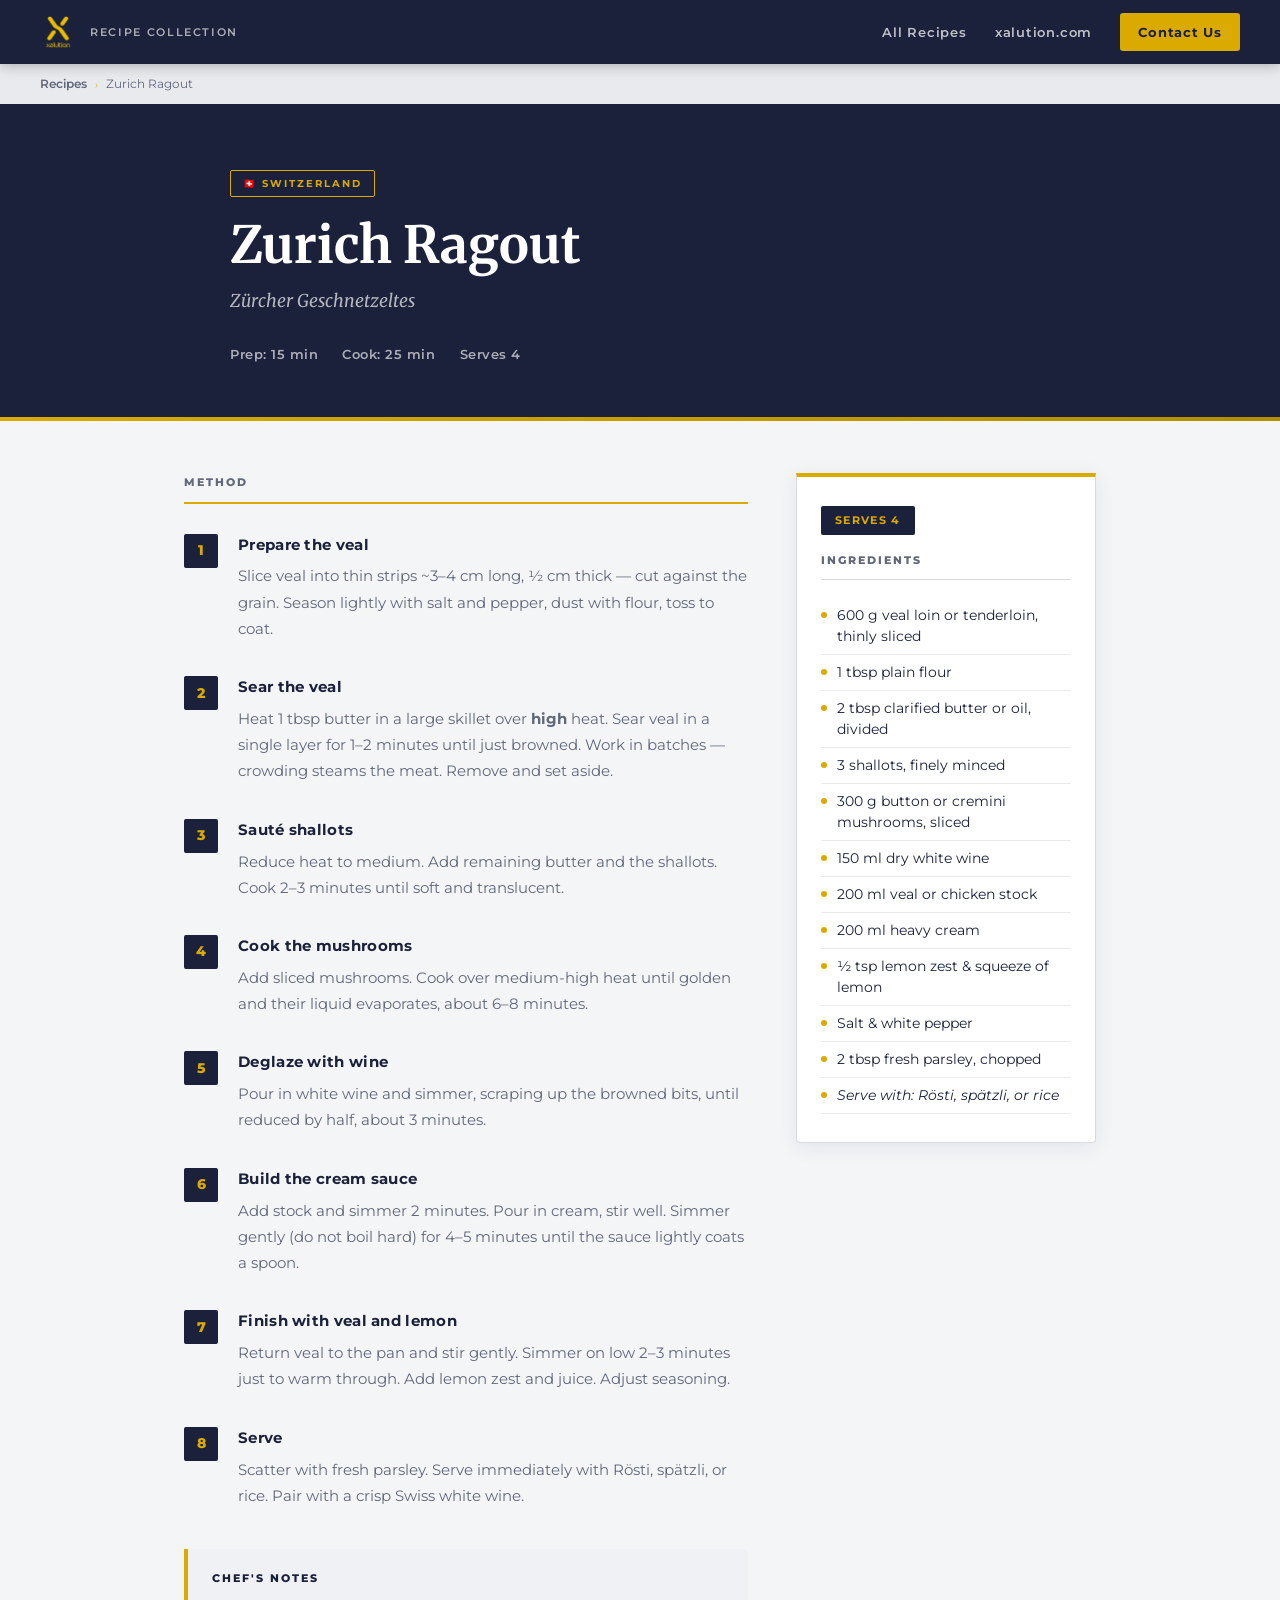
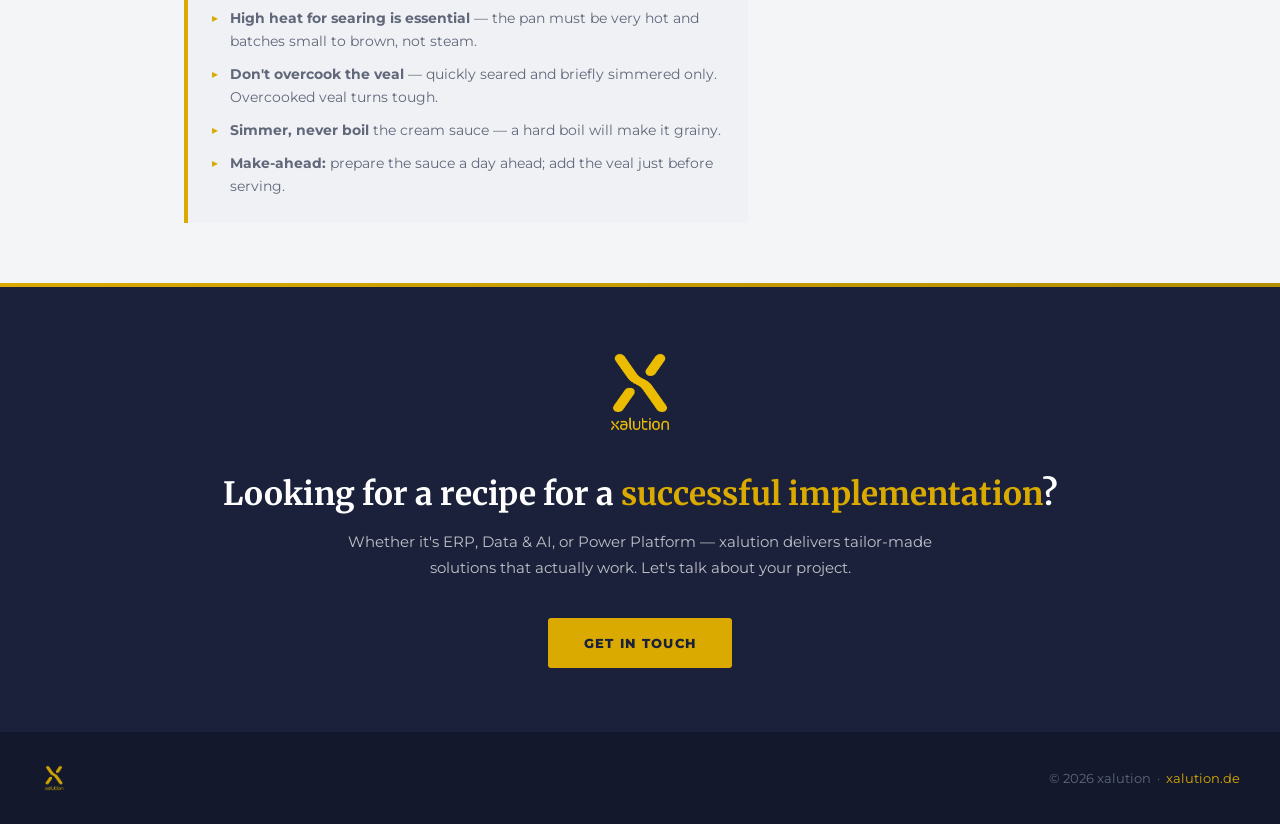
<file: geschnetzeltes.html>
<!DOCTYPE html>
<html lang="en">
<head>
  <meta charset="UTF-8"><meta name="viewport" content="width=device-width, initial-scale=1.0">
  <title>Zurich Ragout – xalution Recipe Collection</title>
  <link rel="stylesheet" href="style.css">
</head>
<body>
<div class="topbar">
  <a href="index.html" class="topbar-logo"><img src="xalution_logo.png" alt="xalution"><span class="topbar-logo-text">Recipe Collection</span></a>
  <div class="topbar-nav">
    <a href="index.html" class="nav-link">All Recipes</a>
    <a href="https://www.xalution.com" class="nav-link" target="_blank">xalution.com</a>
    <a href="#" class="cta-btn" onclick="openModal(); return false;">Contact Us</a>
  </div>
</div>
<div class="breadcrumb"><a href="index.html">Recipes</a><span class="sep">›</span><span>Zurich Ragout</span></div>
<div class="hero"><div class="hero-inner">
  <div class="hero-tag">🇨🇭 Switzerland</div>
  <h1>Zurich Ragout</h1>
  <p class="subtitle">Zürcher Geschnetzeltes</p>
  <div class="hero-meta">
    <span>Prep: 15 min</span><span>Cook: 25 min</span><span>Serves 4</span>
  </div>
</div></div>
<main>
  <div class="instructions"><h2>Method</h2>
    <div class="step"><div class="step-num">1</div><div class="step-body"><h3>Prepare the veal</h3><p>Slice veal into thin strips ~3–4 cm long, ½ cm thick — cut against the grain. Season lightly with salt and pepper, dust with flour, toss to coat.</p></div></div>
    <div class="step"><div class="step-num">2</div><div class="step-body"><h3>Sear the veal</h3><p>Heat 1 tbsp butter in a large skillet over <strong>high</strong> heat. Sear veal in a single layer for 1–2 minutes until just browned. Work in batches — crowding steams the meat. Remove and set aside.</p></div></div>
    <div class="step"><div class="step-num">3</div><div class="step-body"><h3>Sauté shallots</h3><p>Reduce heat to medium. Add remaining butter and the shallots. Cook 2–3 minutes until soft and translucent.</p></div></div>
    <div class="step"><div class="step-num">4</div><div class="step-body"><h3>Cook the mushrooms</h3><p>Add sliced mushrooms. Cook over medium-high heat until golden and their liquid evaporates, about 6–8 minutes.</p></div></div>
    <div class="step"><div class="step-num">5</div><div class="step-body"><h3>Deglaze with wine</h3><p>Pour in white wine and simmer, scraping up the browned bits, until reduced by half, about 3 minutes.</p></div></div>
    <div class="step"><div class="step-num">6</div><div class="step-body"><h3>Build the cream sauce</h3><p>Add stock and simmer 2 minutes. Pour in cream, stir well. Simmer gently (do not boil hard) for 4–5 minutes until the sauce lightly coats a spoon.</p></div></div>
    <div class="step"><div class="step-num">7</div><div class="step-body"><h3>Finish with veal and lemon</h3><p>Return veal to the pan and stir gently. Simmer on low 2–3 minutes just to warm through. Add lemon zest and juice. Adjust seasoning.</p></div></div>
    <div class="step"><div class="step-num">8</div><div class="step-body"><h3>Serve</h3><p>Scatter with fresh parsley. Serve immediately with Rösti, spätzli, or rice. Pair with a crisp Swiss white wine.</p></div></div>
    <div class="notes"><h3>Chef's Notes</h3><ul>
      <li><strong>High heat for searing is essential</strong> — the pan must be very hot and batches small to brown, not steam.</li>
      <li><strong>Don't overcook the veal</strong> — quickly seared and briefly simmered only. Overcooked veal turns tough.</li>
      <li><strong>Simmer, never boil</strong> the cream sauce — a hard boil will make it grainy.</li>
      <li><strong>Make-ahead:</strong> prepare the sauce a day ahead; add the veal just before serving.</li>
    </ul></div>
  </div>
  <aside><div class="ingredients-card">
    <div class="serves-badge">Serves 4</div><h2>Ingredients</h2>
    <ul>
        <li>600 g veal loin or tenderloin, thinly sliced</li>
        <li>1 tbsp plain flour</li>
        <li>2 tbsp clarified butter or oil, divided</li>
        <li>3 shallots, finely minced</li>
        <li>300 g button or cremini mushrooms, sliced</li>
        <li>150 ml dry white wine</li>
        <li>200 ml veal or chicken stock</li>
        <li>200 ml heavy cream</li>
        <li>½ tsp lemon zest &amp; squeeze of lemon</li>
        <li>Salt &amp; white pepper</li>
        <li>2 tbsp fresh parsley, chopped</li>
        <li><em>Serve with: Rösti, spätzli, or rice</em></li>
    </ul>
  </div></aside>
</main>
<div class="xalution-banner">
  <img src="xalution_logo.png" alt="xalution" class="banner-logo">
  <h2>Looking for a recipe for a <span>successful implementation</span>?</h2>
  <p>Whether it's ERP, Data &amp; AI, or Power Platform — xalution delivers tailor-made solutions that actually work. Let's talk about your project.</p>
  <a href="#" class="banner-contact-btn" onclick="openModal(); return false;">Get in Touch</a>
</div>

<footer>
  <img src="xalution_logo.png" alt="xalution">
  <span class="footer-right">© 2026 xalution &nbsp;·&nbsp; <a href="https://www.xalution.de" target="_blank">xalution.de</a></span>
</footer>

<div class="modal-overlay" id="contactModal">
  <div class="modal">
    <button class="modal-close" onclick="closeModal()">×</button>
    <div id="formArea">
      <h3>Let's Talk</h3>
      <p class="modal-sub">Tell us about your project — ERP, Data &amp; AI, Power Platform or anything else. We'll get back to you promptly.</p>
      <div class="form-group">
        <label>Your Name</label>
        <input type="text" id="fname" placeholder="Jane Doe">
      </div>
      <div class="form-group">
        <label>Email Address</label>
        <input type="email" id="femail" placeholder="jane@company.com">
      </div>
      <div class="form-group">
        <label>Topic</label>
        <select id="ftopic">
          <option value="ERP Implementation">ERP Implementation</option>
          <option value="Data &amp; AI Solutions">Data &amp; AI Solutions</option>
          <option value="Power Platform">Power Platform</option>
          <option value="Other">Other</option>
        </select>
      </div>
      <div class="form-group">
        <label>Message</label>
        <textarea id="fmessage" placeholder="Tell us about your project..."></textarea>
      </div>
      <button class="form-submit" onclick="sendForm()">Send Message</button>
      <p id="formError" style="color:#c0392b;font-size:13px;margin-top:10px;display:none;">Please fill in all fields.</p>
    </div>
    <div class="form-success" id="formSuccess">
      <div class="check">✅</div>
      <h4>Message sent!</h4>
      <p>Thank you — we'll be in touch shortly at your email address.</p>
    </div>
  </div>
</div>
<script>
function openModal() {
  document.getElementById('contactModal').classList.add('open');
  document.body.style.overflow = 'hidden';
}
function closeModal() {
  document.getElementById('contactModal').classList.remove('open');
  document.body.style.overflow = '';
  document.getElementById('formArea').style.display = 'block';
  document.getElementById('formSuccess').style.display = 'none';
  document.getElementById('formError').style.display = 'none';
}
document.getElementById('contactModal').addEventListener('click', function(e) {
  if (e.target === this) closeModal();
});
async function sendForm() {
  const name    = document.getElementById('fname').value.trim();
  const email   = document.getElementById('femail').value.trim();
  const topic   = document.getElementById('ftopic').value;
  const message = document.getElementById('fmessage').value.trim();
  const errEl   = document.getElementById('formError');
  if (!name || !email || !message) { errEl.style.display = 'block'; return; }
  errEl.style.display = 'none';
  const btn = document.querySelector('.form-submit');
  btn.textContent = 'Sending…';
  btn.disabled = true;
  try {
    const res = await fetch('https://formspree.io/f/mnjrpooe', {
      method: 'POST',
      headers: { 'Content-Type': 'application/json', 'Accept': 'application/json' },
      body: JSON.stringify({ name, email, topic, message })
    });
    if (res.ok) {
      document.getElementById('formArea').style.display = 'none';
      document.getElementById('formSuccess').style.display = 'block';
    } else {
      throw new Error('Server error');
    }
  } catch(e) {
    btn.textContent = 'Send Message';
    btn.disabled = false;
    errEl.textContent = 'Something went wrong — please try again.';
    errEl.style.display = 'block';
  }
}
</script>

</body></html>
</file>
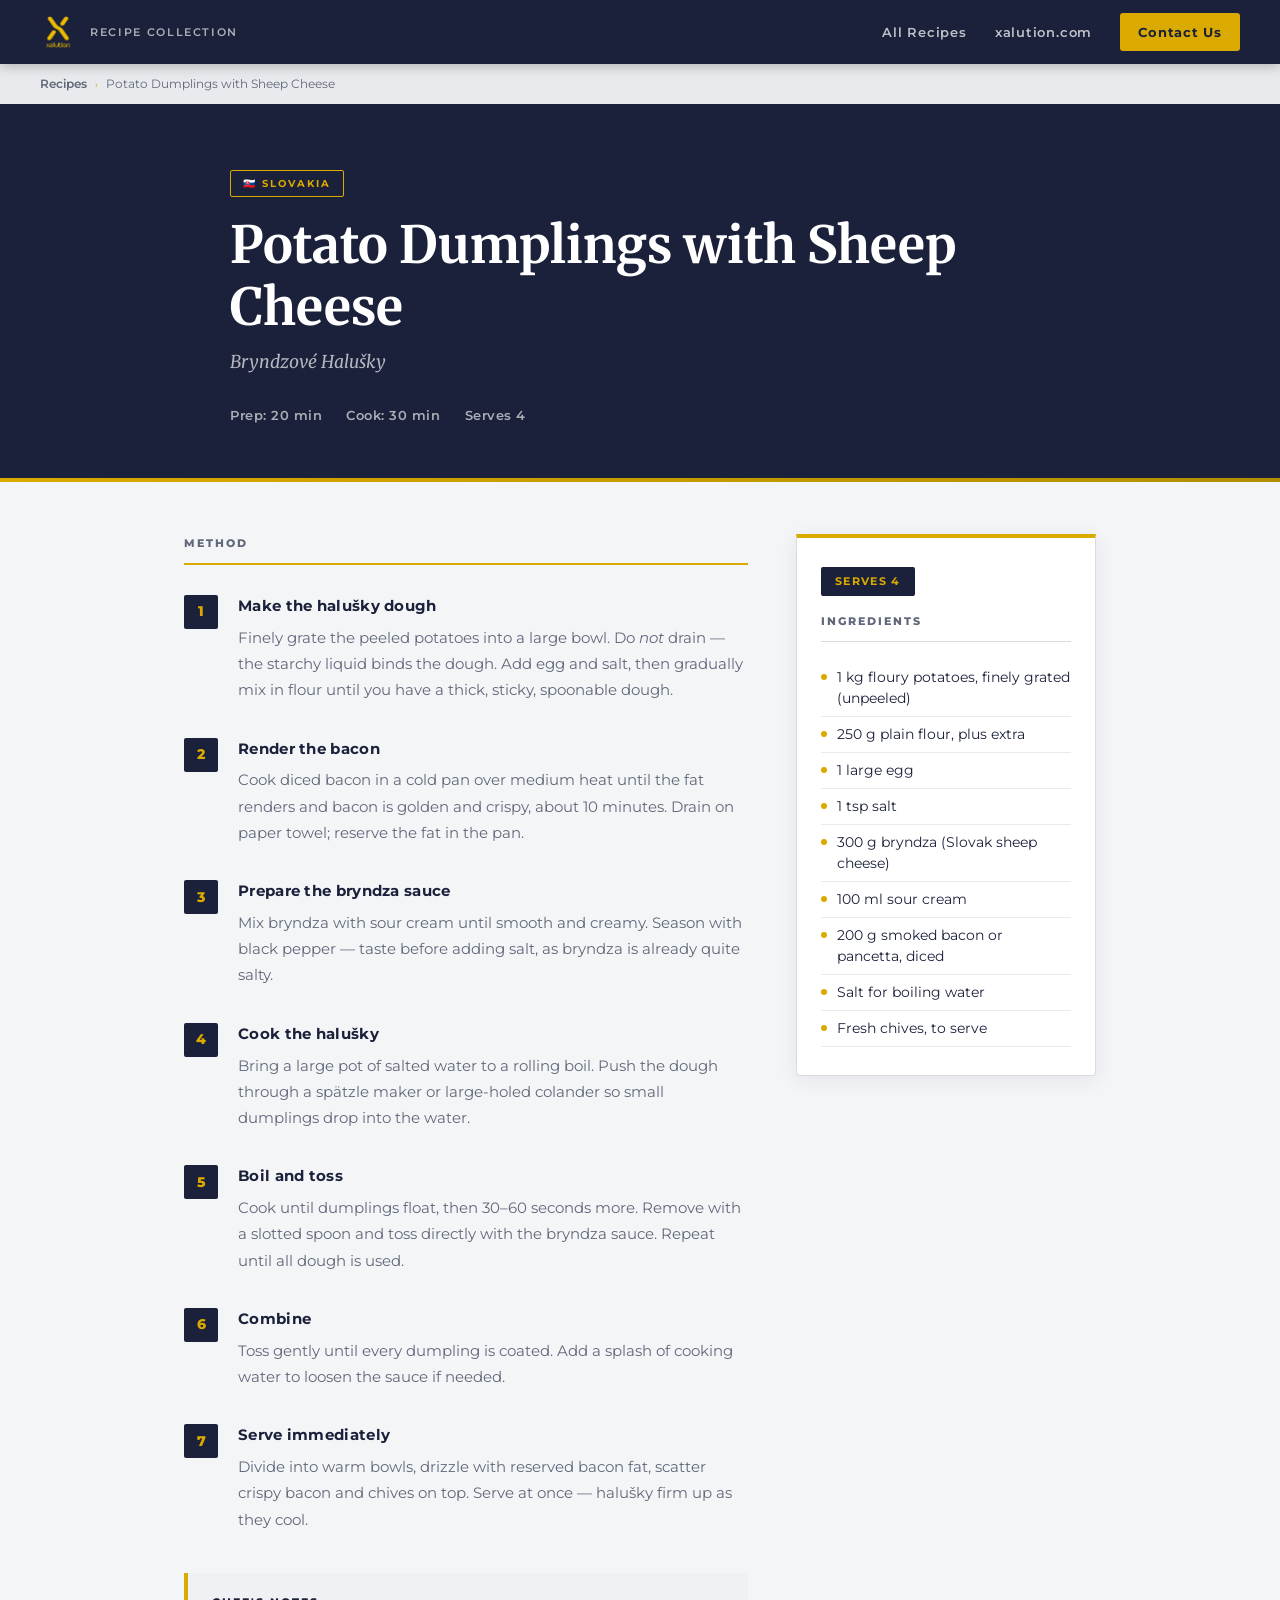
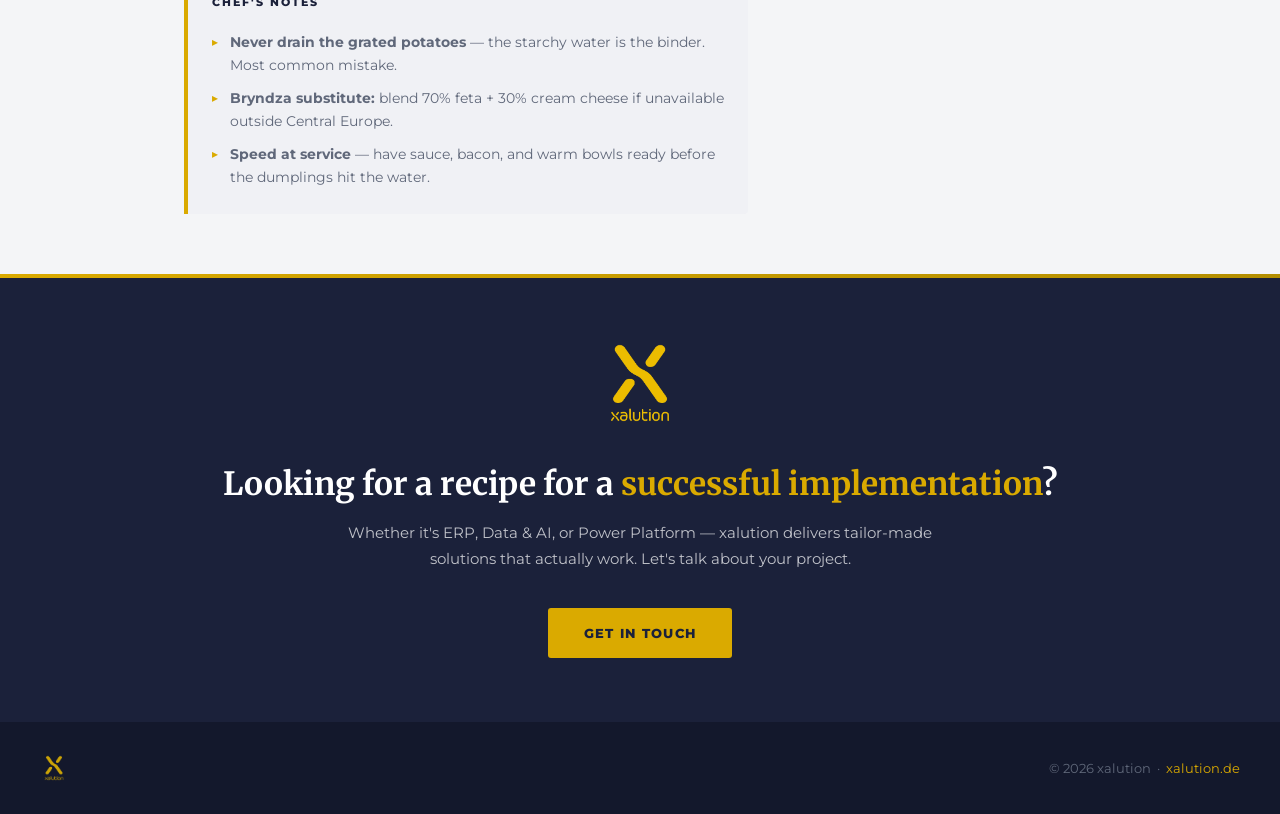
<file: halusky.html>
<!DOCTYPE html>
<html lang="en">
<head>
  <meta charset="UTF-8"><meta name="viewport" content="width=device-width, initial-scale=1.0">
  <title>Potato Dumplings with Sheep Cheese – xalution Recipe Collection</title>
  <link rel="stylesheet" href="style.css">
</head>
<body>
<div class="topbar">
  <a href="index.html" class="topbar-logo"><img src="xalution_logo.png" alt="xalution"><span class="topbar-logo-text">Recipe Collection</span></a>
  <div class="topbar-nav">
    <a href="index.html" class="nav-link">All Recipes</a>
    <a href="https://www.xalution.com" class="nav-link" target="_blank">xalution.com</a>
    <a href="#" class="cta-btn" onclick="openModal(); return false;">Contact Us</a>
  </div>
</div>
<div class="breadcrumb"><a href="index.html">Recipes</a><span class="sep">›</span><span>Potato Dumplings with Sheep Cheese</span></div>
<div class="hero"><div class="hero-inner">
  <div class="hero-tag">🇸🇰 Slovakia</div>
  <h1>Potato Dumplings with Sheep Cheese</h1>
  <p class="subtitle">Bryndzové Halušky</p>
  <div class="hero-meta">
    <span>Prep: 20 min</span><span>Cook: 30 min</span><span>Serves 4</span>
  </div>
</div></div>
<main>
  <div class="instructions"><h2>Method</h2>
    <div class="step"><div class="step-num">1</div><div class="step-body"><h3>Make the halušky dough</h3><p>Finely grate the peeled potatoes into a large bowl. Do <em>not</em> drain — the starchy liquid binds the dough. Add egg and salt, then gradually mix in flour until you have a thick, sticky, spoonable dough.</p></div></div>
    <div class="step"><div class="step-num">2</div><div class="step-body"><h3>Render the bacon</h3><p>Cook diced bacon in a cold pan over medium heat until the fat renders and bacon is golden and crispy, about 10 minutes. Drain on paper towel; reserve the fat in the pan.</p></div></div>
    <div class="step"><div class="step-num">3</div><div class="step-body"><h3>Prepare the bryndza sauce</h3><p>Mix bryndza with sour cream until smooth and creamy. Season with black pepper — taste before adding salt, as bryndza is already quite salty.</p></div></div>
    <div class="step"><div class="step-num">4</div><div class="step-body"><h3>Cook the halušky</h3><p>Bring a large pot of salted water to a rolling boil. Push the dough through a spätzle maker or large-holed colander so small dumplings drop into the water.</p></div></div>
    <div class="step"><div class="step-num">5</div><div class="step-body"><h3>Boil and toss</h3><p>Cook until dumplings float, then 30–60 seconds more. Remove with a slotted spoon and toss directly with the bryndza sauce. Repeat until all dough is used.</p></div></div>
    <div class="step"><div class="step-num">6</div><div class="step-body"><h3>Combine</h3><p>Toss gently until every dumpling is coated. Add a splash of cooking water to loosen the sauce if needed.</p></div></div>
    <div class="step"><div class="step-num">7</div><div class="step-body"><h3>Serve immediately</h3><p>Divide into warm bowls, drizzle with reserved bacon fat, scatter crispy bacon and chives on top. Serve at once — halušky firm up as they cool.</p></div></div>
    <div class="notes"><h3>Chef's Notes</h3><ul>
      <li><strong>Never drain the grated potatoes</strong> — the starchy water is the binder. Most common mistake.</li>
      <li><strong>Bryndza substitute:</strong> blend 70% feta + 30% cream cheese if unavailable outside Central Europe.</li>
      <li><strong>Speed at service</strong> — have sauce, bacon, and warm bowls ready before the dumplings hit the water.</li>
    </ul></div>
  </div>
  <aside><div class="ingredients-card">
    <div class="serves-badge">Serves 4</div><h2>Ingredients</h2>
    <ul>
        <li>1 kg floury potatoes, finely grated (unpeeled)</li>
        <li>250 g plain flour, plus extra</li>
        <li>1 large egg</li>
        <li>1 tsp salt</li>
        <li>300 g bryndza (Slovak sheep cheese)</li>
        <li>100 ml sour cream</li>
        <li>200 g smoked bacon or pancetta, diced</li>
        <li>Salt for boiling water</li>
        <li>Fresh chives, to serve</li>
    </ul>
  </div></aside>
</main>
<div class="xalution-banner">
  <img src="xalution_logo.png" alt="xalution" class="banner-logo">
  <h2>Looking for a recipe for a <span>successful implementation</span>?</h2>
  <p>Whether it's ERP, Data &amp; AI, or Power Platform — xalution delivers tailor-made solutions that actually work. Let's talk about your project.</p>
  <a href="#" class="banner-contact-btn" onclick="openModal(); return false;">Get in Touch</a>
</div>

<footer>
  <img src="xalution_logo.png" alt="xalution">
  <span class="footer-right">© 2026 xalution &nbsp;·&nbsp; <a href="https://www.xalution.de" target="_blank">xalution.de</a></span>
</footer>

<div class="modal-overlay" id="contactModal">
  <div class="modal">
    <button class="modal-close" onclick="closeModal()">×</button>
    <div id="formArea">
      <h3>Let's Talk</h3>
      <p class="modal-sub">Tell us about your project — ERP, Data &amp; AI, Power Platform or anything else. We'll get back to you promptly.</p>
      <div class="form-group">
        <label>Your Name</label>
        <input type="text" id="fname" placeholder="Jane Doe">
      </div>
      <div class="form-group">
        <label>Email Address</label>
        <input type="email" id="femail" placeholder="jane@company.com">
      </div>
      <div class="form-group">
        <label>Topic</label>
        <select id="ftopic">
          <option value="ERP Implementation">ERP Implementation</option>
          <option value="Data &amp; AI Solutions">Data &amp; AI Solutions</option>
          <option value="Power Platform">Power Platform</option>
          <option value="Other">Other</option>
        </select>
      </div>
      <div class="form-group">
        <label>Message</label>
        <textarea id="fmessage" placeholder="Tell us about your project..."></textarea>
      </div>
      <button class="form-submit" onclick="sendForm()">Send Message</button>
      <p id="formError" style="color:#c0392b;font-size:13px;margin-top:10px;display:none;">Please fill in all fields.</p>
    </div>
    <div class="form-success" id="formSuccess">
      <div class="check">✅</div>
      <h4>Message sent!</h4>
      <p>Thank you — we'll be in touch shortly at your email address.</p>
    </div>
  </div>
</div>
<script>
function openModal() {
  document.getElementById('contactModal').classList.add('open');
  document.body.style.overflow = 'hidden';
}
function closeModal() {
  document.getElementById('contactModal').classList.remove('open');
  document.body.style.overflow = '';
  document.getElementById('formArea').style.display = 'block';
  document.getElementById('formSuccess').style.display = 'none';
  document.getElementById('formError').style.display = 'none';
}
document.getElementById('contactModal').addEventListener('click', function(e) {
  if (e.target === this) closeModal();
});
async function sendForm() {
  const name    = document.getElementById('fname').value.trim();
  const email   = document.getElementById('femail').value.trim();
  const topic   = document.getElementById('ftopic').value;
  const message = document.getElementById('fmessage').value.trim();
  const errEl   = document.getElementById('formError');
  if (!name || !email || !message) { errEl.style.display = 'block'; return; }
  errEl.style.display = 'none';
  const btn = document.querySelector('.form-submit');
  btn.textContent = 'Sending…';
  btn.disabled = true;
  try {
    const res = await fetch('https://formspree.io/f/mnjrpooe', {
      method: 'POST',
      headers: { 'Content-Type': 'application/json', 'Accept': 'application/json' },
      body: JSON.stringify({ name, email, topic, message })
    });
    if (res.ok) {
      document.getElementById('formArea').style.display = 'none';
      document.getElementById('formSuccess').style.display = 'block';
    } else {
      throw new Error('Server error');
    }
  } catch(e) {
    btn.textContent = 'Send Message';
    btn.disabled = false;
    errEl.textContent = 'Something went wrong — please try again.';
    errEl.style.display = 'block';
  }
}
</script>

</body></html>
</file>
<file: style.css>
@import url('https://fonts.googleapis.com/css2?family=Montserrat:wght@300;400;600;700;800&family=Merriweather:ital,wght@0,400;0,700;1,400&display=swap');

:root {
  --night: #1b213a;
  --gold: #daaa00;
  --gold-dark: #b38e00;
  --stone: #e9eaed;
  --rock: #60687a;
  --white: #ffffff;
  --text: #1b213a;
  --text-light: #60687a;
  --border: #d8dae0;
  --card-bg: #ffffff;
  --bg: #f4f5f7;
}

*, *::before, *::after { box-sizing: border-box; margin: 0; padding: 0; }
html { scroll-behavior: smooth; }

body {
  font-family: 'Montserrat', sans-serif;
  background-color: var(--bg);
  color: var(--text);
  line-height: 1.7;
  font-size: 16px;
}

/* ── TOPBAR ── */
.topbar {
  background: var(--night);
  padding: 0 40px;
  display: flex;
  align-items: center;
  justify-content: space-between;
  height: 64px;
  position: sticky;
  top: 0;
  z-index: 100;
  box-shadow: 0 2px 12px rgba(0,0,0,0.25);
}
.topbar-logo {
  display: flex;
  align-items: center;
  gap: 14px;
  text-decoration: none;
}
.topbar-logo img {
  height: 36px;
  width: auto;
}
.topbar-logo-text {
  font-size: 11px;
  letter-spacing: 0.15em;
  text-transform: uppercase;
  color: var(--stone);
  opacity: 0.7;
  font-weight: 600;
}
.topbar-nav {
  display: flex;
  align-items: center;
  gap: 28px;
}
.topbar-nav a {
  color: var(--stone);
  text-decoration: none;
  font-size: 13px;
  font-weight: 600;
  letter-spacing: 0.06em;
  opacity: 0.8;
  transition: opacity 0.2s, color 0.2s;
}
.topbar-nav a:hover { opacity: 1; color: var(--gold); }
.topbar-nav .cta-btn {
  background: var(--gold);
  color: var(--night);
  padding: 8px 18px;
  border-radius: 3px;
  opacity: 1;
  font-weight: 700;
  transition: background 0.2s;
}
.topbar-nav .cta-btn:hover { background: var(--gold-dark); color: var(--night); }

/* ── BREADCRUMB ── */
.breadcrumb {
  background: var(--stone);
  padding: 10px 40px;
  display: flex;
  align-items: center;
  gap: 8px;
  font-size: 12px;
  color: var(--rock);
}
.breadcrumb a { color: var(--rock); text-decoration: none; font-weight: 600; }
.breadcrumb a:hover { color: var(--night); }
.breadcrumb .sep { color: var(--gold); font-size: 10px; }

/* ── HERO ── */
.hero {
  background: var(--night);
  color: var(--white);
  padding: 64px 40px 56px;
  position: relative;
  overflow: hidden;
}
.hero::after {
  content: '';
  position: absolute;
  bottom: 0; left: 0; right: 0;
  height: 4px;
  background: linear-gradient(90deg, var(--gold) 0%, var(--gold-dark) 100%);
}
.hero-inner { max-width: 820px; margin: 0 auto; position: relative; }
.hero-tag {
  display: inline-block;
  font-size: 10px;
  letter-spacing: 0.2em;
  text-transform: uppercase;
  color: var(--gold);
  border: 1.5px solid var(--gold);
  padding: 4px 12px;
  border-radius: 2px;
  margin-bottom: 18px;
  font-weight: 700;
}
.hero h1 {
  font-family: 'Merriweather', serif;
  font-size: clamp(1.9rem, 4.5vw, 3.2rem);
  line-height: 1.2;
  font-weight: 700;
  margin-bottom: 10px;
}
.hero .subtitle {
  font-family: 'Merriweather', serif;
  font-style: italic;
  font-size: 1.1rem;
  color: var(--stone);
  opacity: 0.75;
  margin-bottom: 26px;
}
.hero-meta {
  display: flex;
  flex-wrap: wrap;
  gap: 24px;
  font-size: 13px;
  color: var(--stone);
  opacity: 0.7;
  font-weight: 600;
  letter-spacing: 0.04em;
}
.hero-meta span { display: flex; align-items: center; gap: 6px; }

/* ── MAIN LAYOUT ── */
main {
  max-width: 960px;
  margin: 0 auto;
  padding: 52px 24px 60px;
  display: grid;
  grid-template-columns: 1fr 300px;
  gap: 48px;
  align-items: start;
}
@media (max-width: 720px) {
  main { grid-template-columns: 1fr; padding: 28px 16px 48px; }
  .topbar { padding: 0 16px; }
  .topbar-logo-text { display: none; }
  .topbar-nav .nav-link { display: none; }
  .breadcrumb { padding: 10px 16px; }
  .hero { padding: 44px 20px 44px; }
}

/* ── INGREDIENTS CARD ── */
.ingredients-card {
  background: var(--card-bg);
  border: 1px solid var(--border);
  border-top: 4px solid var(--gold);
  border-radius: 0 0 4px 4px;
  padding: 28px 24px;
  position: sticky;
  top: 80px;
  box-shadow: 0 4px 20px rgba(27,33,58,0.08);
}
.ingredients-card h2 {
  font-family: 'Montserrat', sans-serif;
  font-size: 11px;
  letter-spacing: 0.18em;
  text-transform: uppercase;
  font-weight: 800;
  color: var(--rock);
  margin-bottom: 18px;
  padding-bottom: 10px;
  border-bottom: 1px solid var(--border);
}
.ingredients-card ul { list-style: none; }
.ingredients-card li {
  padding: 7px 0;
  border-bottom: 1px solid var(--stone);
  font-size: 14px;
  display: flex;
  gap: 10px;
  align-items: flex-start;
  line-height: 1.5;
}
.ingredients-card li::before {
  content: '';
  flex-shrink: 0;
  width: 6px;
  height: 6px;
  background: var(--gold);
  border-radius: 50%;
  margin-top: 7px;
}
.serves-badge {
  display: inline-block;
  background: var(--night);
  color: var(--gold);
  font-size: 11px;
  font-weight: 700;
  letter-spacing: 0.12em;
  text-transform: uppercase;
  padding: 5px 14px;
  border-radius: 2px;
  margin-bottom: 16px;
}

/* ── INSTRUCTIONS ── */
.instructions h2 {
  font-family: 'Montserrat', sans-serif;
  font-size: 11px;
  letter-spacing: 0.18em;
  text-transform: uppercase;
  font-weight: 800;
  color: var(--rock);
  margin-bottom: 28px;
  padding-bottom: 10px;
  border-bottom: 2px solid var(--gold);
}
.step {
  display: flex;
  gap: 20px;
  margin-bottom: 32px;
  align-items: flex-start;
}
.step-num {
  flex-shrink: 0;
  width: 34px;
  height: 34px;
  background: var(--night);
  color: var(--gold);
  font-family: 'Montserrat', sans-serif;
  font-size: 0.85rem;
  font-weight: 800;
  border-radius: 2px;
  display: flex;
  align-items: center;
  justify-content: center;
  margin-top: 2px;
}
.step-body h3 {
  font-size: 0.95rem;
  font-weight: 700;
  color: var(--night);
  margin-bottom: 6px;
  letter-spacing: 0.02em;
}
.step-body p { color: var(--rock); font-size: 15px; line-height: 1.75; }

/* ── NOTES ── */
.notes {
  background: #f0f1f5;
  border-left: 4px solid var(--gold);
  border-radius: 0 4px 4px 0;
  padding: 20px 24px;
  margin-top: 40px;
}
.notes h3 {
  font-size: 11px;
  letter-spacing: 0.18em;
  text-transform: uppercase;
  font-weight: 800;
  color: var(--night);
  margin-bottom: 14px;
}
.notes ul { list-style: none; }
.notes li {
  padding: 5px 0;
  font-size: 14px;
  color: var(--rock);
  padding-left: 18px;
  position: relative;
  line-height: 1.65;
}
.notes li::before {
  content: '▸';
  position: absolute;
  left: 0;
  color: var(--gold);
  font-size: 12px;
  top: 6px;
}

/* ── XALUTION BANNER ── */
.xalution-banner {
  background: var(--night);
  color: var(--white);
  padding: 64px 40px;
  text-align: center;
  position: relative;
  overflow: hidden;
}
.xalution-banner::before {
  content: '';
  position: absolute;
  top: 0; left: 0; right: 0;
  height: 4px;
  background: linear-gradient(90deg, var(--gold) 0%, var(--gold-dark) 100%);
}
.xalution-banner .banner-logo {
  height: 90px;
  margin-bottom: 28px;
}
.xalution-banner h2 {
  font-family: 'Merriweather', serif;
  font-size: clamp(1.3rem, 3vw, 2rem);
  font-weight: 700;
  margin-bottom: 14px;
  line-height: 1.3;
}
.xalution-banner h2 span { color: var(--gold); }
.xalution-banner p {
  font-size: 15px;
  color: var(--stone);
  opacity: 0.8;
  max-width: 600px;
  margin: 0 auto 36px;
  line-height: 1.75;
}
.banner-contact-btn {
  display: inline-block;
  background: var(--gold);
  color: var(--night);
  font-weight: 800;
  font-size: 13px;
  letter-spacing: 0.1em;
  text-transform: uppercase;
  padding: 14px 36px;
  border-radius: 3px;
  text-decoration: none;
  transition: background 0.2s, transform 0.15s;
}
.banner-contact-btn:hover { background: var(--gold-dark); transform: translateY(-1px); }

/* ── CONTACT MODAL ── */
.modal-overlay {
  display: none;
  position: fixed;
  inset: 0;
  background: rgba(27,33,58,0.75);
  z-index: 999;
  align-items: center;
  justify-content: center;
  padding: 20px;
}
.modal-overlay.open { display: flex; }
.modal {
  background: var(--white);
  border-radius: 4px;
  border-top: 4px solid var(--gold);
  width: 100%;
  max-width: 520px;
  padding: 40px;
  position: relative;
  box-shadow: 0 24px 80px rgba(0,0,0,0.3);
  animation: modalIn 0.2s ease;
}
@keyframes modalIn {
  from { transform: translateY(16px); opacity: 0; }
  to { transform: translateY(0); opacity: 1; }
}
.modal-close {
  position: absolute;
  top: 16px; right: 20px;
  background: none;
  border: none;
  font-size: 22px;
  cursor: pointer;
  color: var(--rock);
  line-height: 1;
}
.modal-close:hover { color: var(--night); }
.modal h3 {
  font-family: 'Merriweather', serif;
  font-size: 1.4rem;
  color: var(--night);
  margin-bottom: 6px;
}
.modal .modal-sub {
  font-size: 14px;
  color: var(--rock);
  margin-bottom: 28px;
}
.form-group { margin-bottom: 18px; }
.form-group label {
  display: block;
  font-size: 11px;
  font-weight: 700;
  letter-spacing: 0.12em;
  text-transform: uppercase;
  color: var(--night);
  margin-bottom: 6px;
}
.form-group input,
.form-group textarea,
.form-group select {
  width: 100%;
  border: 1.5px solid var(--border);
  border-radius: 3px;
  padding: 10px 14px;
  font-family: 'Montserrat', sans-serif;
  font-size: 14px;
  color: var(--text);
  background: var(--bg);
  transition: border-color 0.2s;
  outline: none;
}
.form-group input:focus,
.form-group textarea:focus,
.form-group select:focus { border-color: var(--gold); background: var(--white); }
.form-group textarea { resize: vertical; min-height: 90px; }
.form-submit {
  width: 100%;
  background: var(--gold);
  color: var(--night);
  border: none;
  padding: 13px;
  font-family: 'Montserrat', sans-serif;
  font-size: 13px;
  font-weight: 800;
  letter-spacing: 0.1em;
  text-transform: uppercase;
  border-radius: 3px;
  cursor: pointer;
  transition: background 0.2s;
}
.form-submit:hover { background: var(--gold-dark); }
.form-success {
  display: none;
  text-align: center;
  padding: 20px 0;
}
.form-success .check { font-size: 48px; margin-bottom: 12px; }
.form-success h4 { font-size: 1.2rem; color: var(--night); margin-bottom: 8px; }
.form-success p { font-size: 14px; color: var(--rock); }

/* ── FOOTER ── */
footer {
  background: #13182c;
  color: var(--stone);
  padding: 32px 40px;
  display: flex;
  align-items: center;
  justify-content: space-between;
  flex-wrap: wrap;
  gap: 16px;
  font-size: 13px;
}
footer img { height: 28px; opacity: 0.85; }
footer a { color: var(--gold); text-decoration: none; }
footer a:hover { text-decoration: underline; }
footer .footer-right { color: var(--rock); }
</file>
